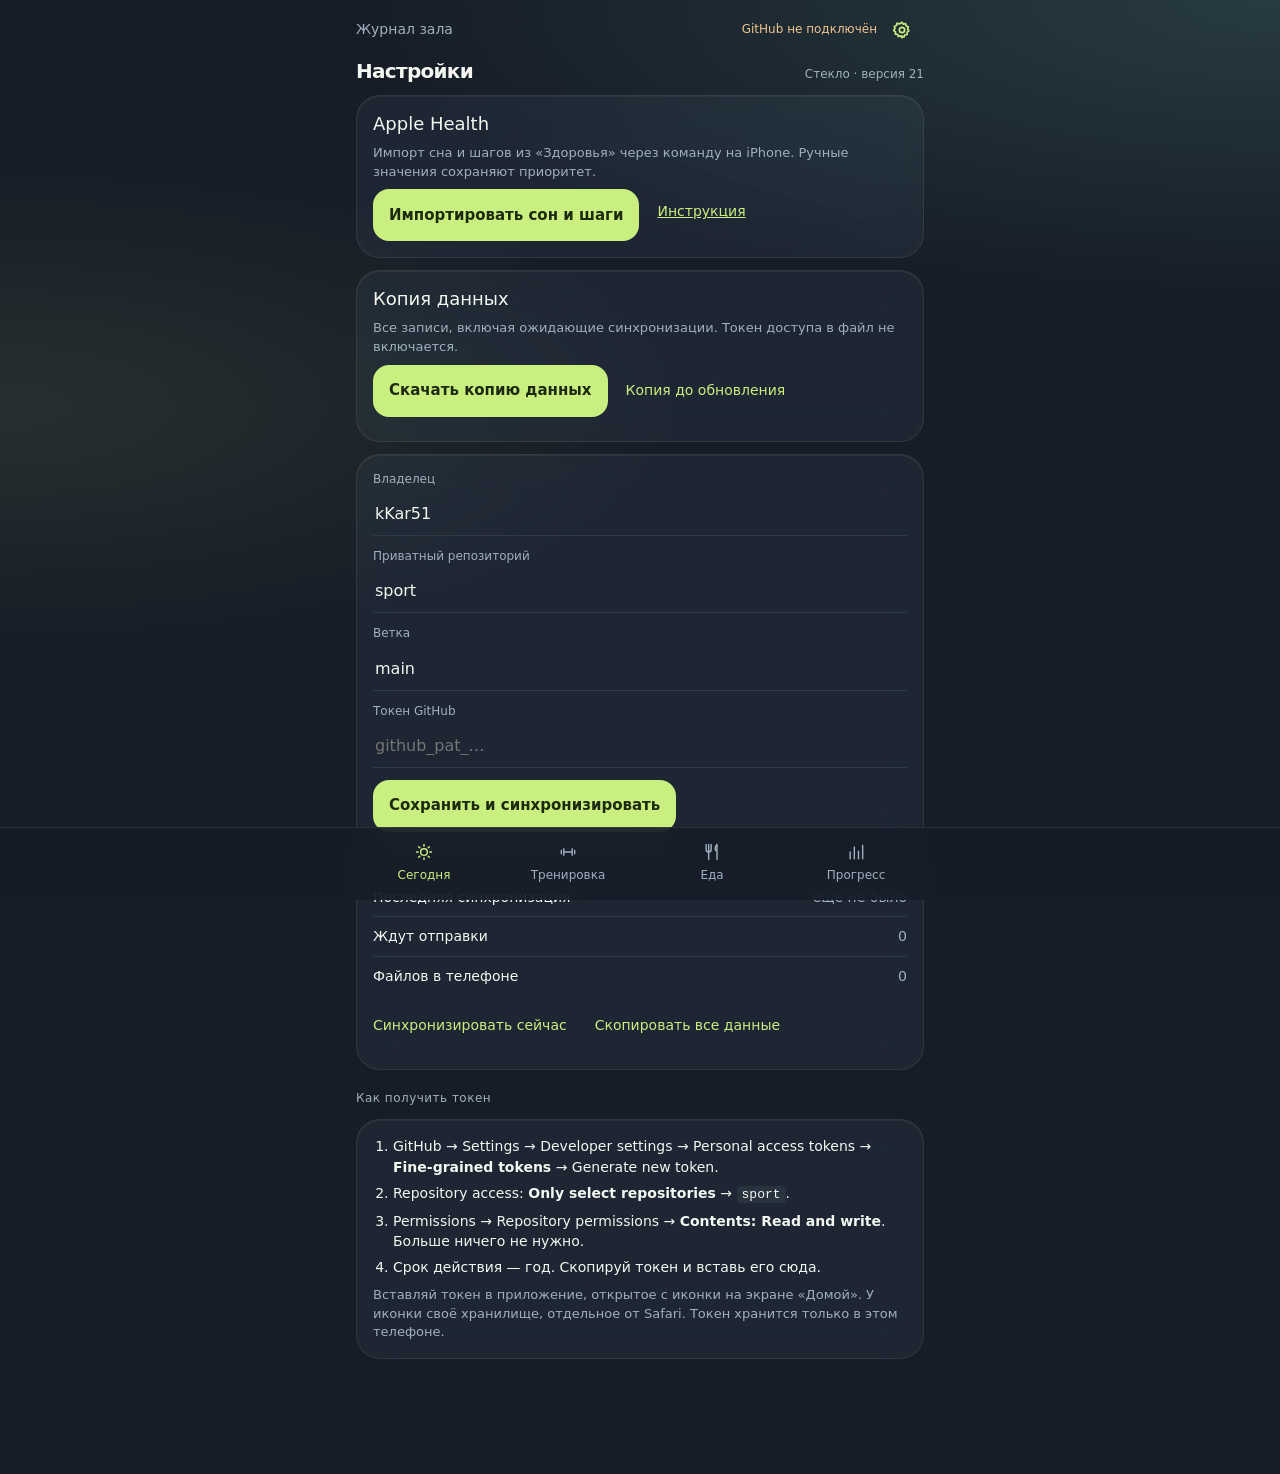
<file: index.html>
<!doctype html>
<html lang="ru">
<head>
<meta charset="utf-8">
<meta name="viewport" content="width=device-width,initial-scale=1,viewport-fit=cover">
<meta http-equiv="Content-Security-Policy" content="default-src 'self'; script-src 'self'; style-src 'self' https://fonts.googleapis.com; font-src https://fonts.gstatic.com; connect-src 'self' https://api.github.com; img-src 'self' data:; manifest-src 'self'; worker-src 'self'; base-uri 'none'; form-action 'none'; object-src 'none'">
<meta name="referrer" content="no-referrer">
<meta name="theme-color" content="#19212c">
<meta name="apple-mobile-web-app-capable" content="yes">
<meta name="mobile-web-app-capable" content="yes">
<meta name="apple-mobile-web-app-status-bar-style" content="black-translucent">
<meta name="apple-mobile-web-app-title" content="Журнал">
<link rel="apple-touch-icon" href="icons/icon-180.png">
<link rel="icon" type="image/png" href="icons/icon-192.png">
<link rel="manifest" href="manifest.webmanifest">
<title>Журнал зала</title>
<link rel="stylesheet" href="app.css?v=21">
<link rel="stylesheet" href="progress.css?v=21">
<link rel="stylesheet" href="reviews.css?v=21">
<link rel="stylesheet" href="glass.css?v=21">
</head>
<body>
<header class="top">
  <div class="top-in">
    <div class="top-row">
      <div class="grow">
        <h1 class="cycle-title" id="cycle-title">Журнал зала</h1>
        <p class="cycle-sub" id="cycle-sub"></p>
      </div>
      <div class="top-side">
        <span class="status" id="status" role="status" aria-live="polite"></span>
        <button class="gear" id="gear" type="button" aria-label="Настройки">
          <svg viewBox="0 0 24 24" width="20" height="20" aria-hidden="true"><circle cx="12" cy="12" r="3.2" fill="none" stroke="currentColor" stroke-width="2"/><path fill="none" stroke="currentColor" stroke-width="2" stroke-linejoin="round" d="M12 2.8l1.6 2.3 2.7-.7.7 2.7 2.6 1-.9 2.6 1.6 2.3-2.3 1.6.3 2.8-2.8.3-1 2.6-2.6-1L12 21.2l-1.6-2.3-2.6 1-1-2.6-2.8-.3.3-2.8-2.3-1.6 1.6-2.3-.9-2.6 2.6-1 .7-2.7 2.7.7z"/></svg>
        </button>
      </div>
    </div>
    <div class="strip" id="strip" aria-hidden="true"></div>
  </div>
</header>

<main class="wrap" id="view"><div class="empty"><b>Загружаю журнал</b>Секунду.</div></main>

<nav class="tabs" aria-label="Разделы">
  <div class="tabs-in" id="tabs" role="tablist">
    <button type="button" role="tab" data-tab="overview" aria-selected="true"><svg viewBox="0 0 24 24" width="20" height="20" fill="none" stroke="currentColor" stroke-width="1.7" stroke-linecap="round" stroke-linejoin="round" aria-hidden="true"><circle cx="12" cy="12" r="4"/><path d="M12 3v2m0 14v2M3 12h2m14 0h2M5.6 5.6l1.4 1.4m10 10 1.4 1.4M5.6 18.4 7 17M17 7l1.4-1.4"/></svg><span>Сегодня</span></button>
    <button type="button" role="tab" data-tab="today" aria-selected="false"><svg viewBox="0 0 24 24" width="20" height="20" fill="none" stroke="currentColor" stroke-width="1.7" stroke-linecap="round" stroke-linejoin="round" aria-hidden="true"><path d="M7 8v8m10-8v8M4 10v4m16-4v4M7 12h10"/></svg><span>Тренировка</span></button>
    <button type="button" role="tab" data-tab="food" aria-selected="false"><svg viewBox="0 0 24 24" width="20" height="20" fill="none" stroke="currentColor" stroke-width="1.7" stroke-linecap="round" stroke-linejoin="round" aria-hidden="true"><path d="M5 3v6a3 3 0 0 0 6 0V3M8 3v18M18 3v18m0-18c-3 3-3 7 0 8"/></svg><span>Еда</span></button>
    <button type="button" role="tab" data-tab="stats" aria-selected="false"><svg viewBox="0 0 24 24" width="20" height="20" fill="none" stroke="currentColor" stroke-width="1.7" stroke-linecap="round" stroke-linejoin="round" aria-hidden="true"><path d="M5 20V12m5 8V6m5 14v-9m5 9V4"/></svg><span>Прогресс</span></button>
  </div>
</nav>
<noscript><p class="wrap">Для журнала нужен включённый JavaScript.</p></noscript>
<script src="health.js?v=21"></script>
<script src="progress.js?v=21"></script>
<script src="progress-view.js?v=21"></script>
<script src="muscles.js?v=21"></script>
<script src="stats.js?v=21"></script>
<script src="reviews.js?v=21"></script>
<script src="app.js?v=21"></script>
</body>
</html>
</file>
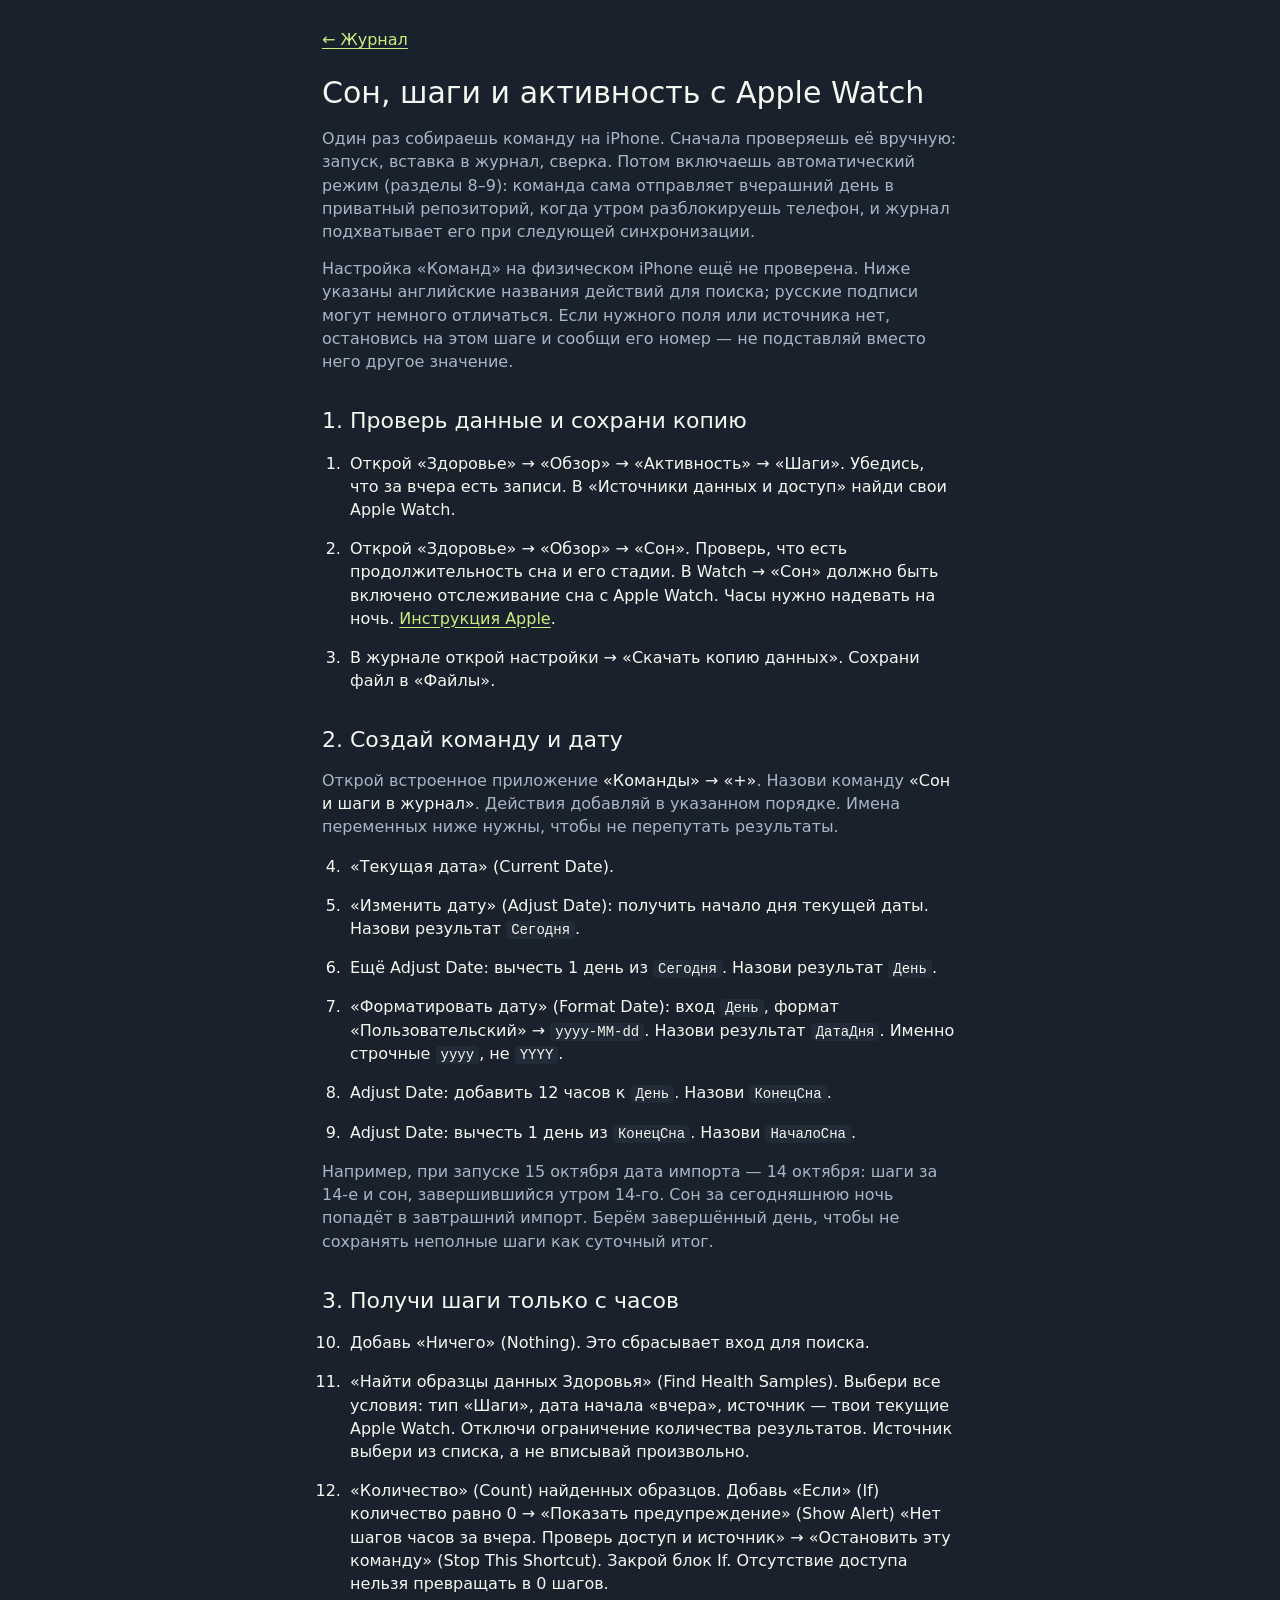
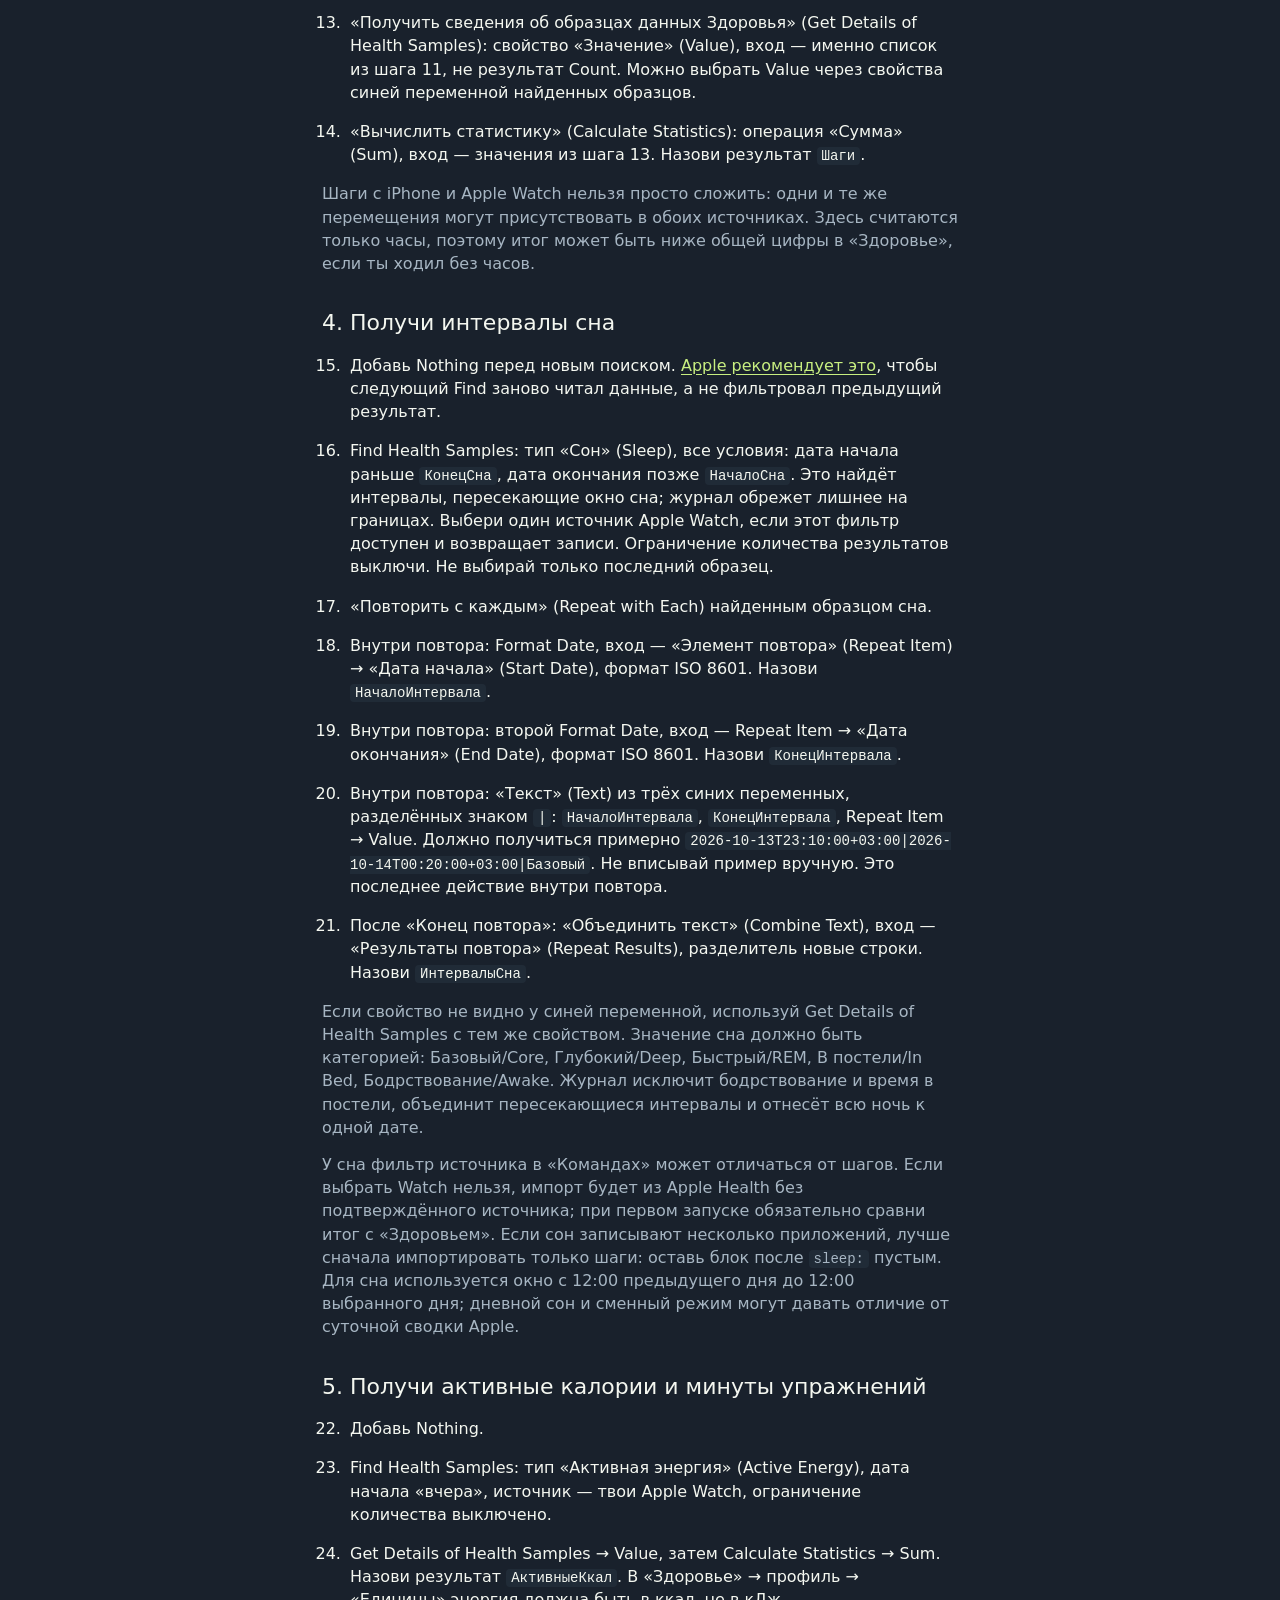
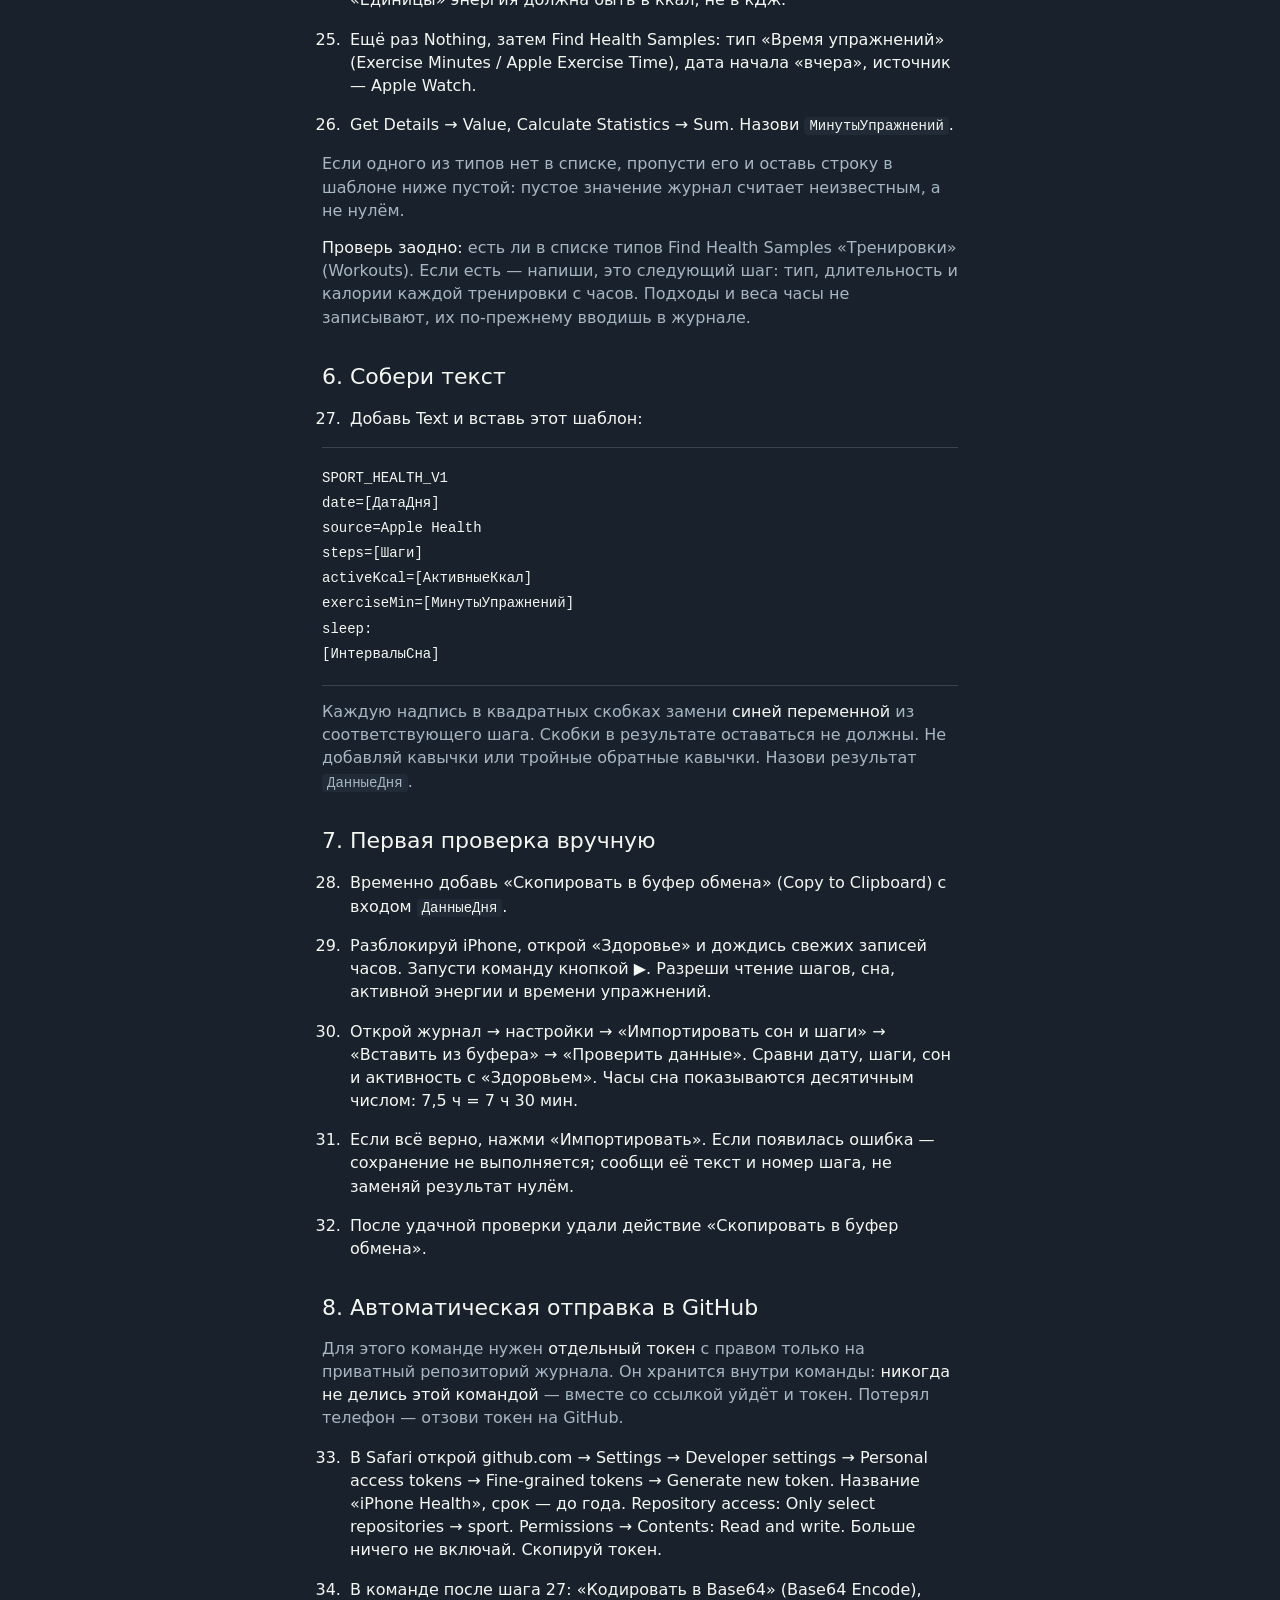
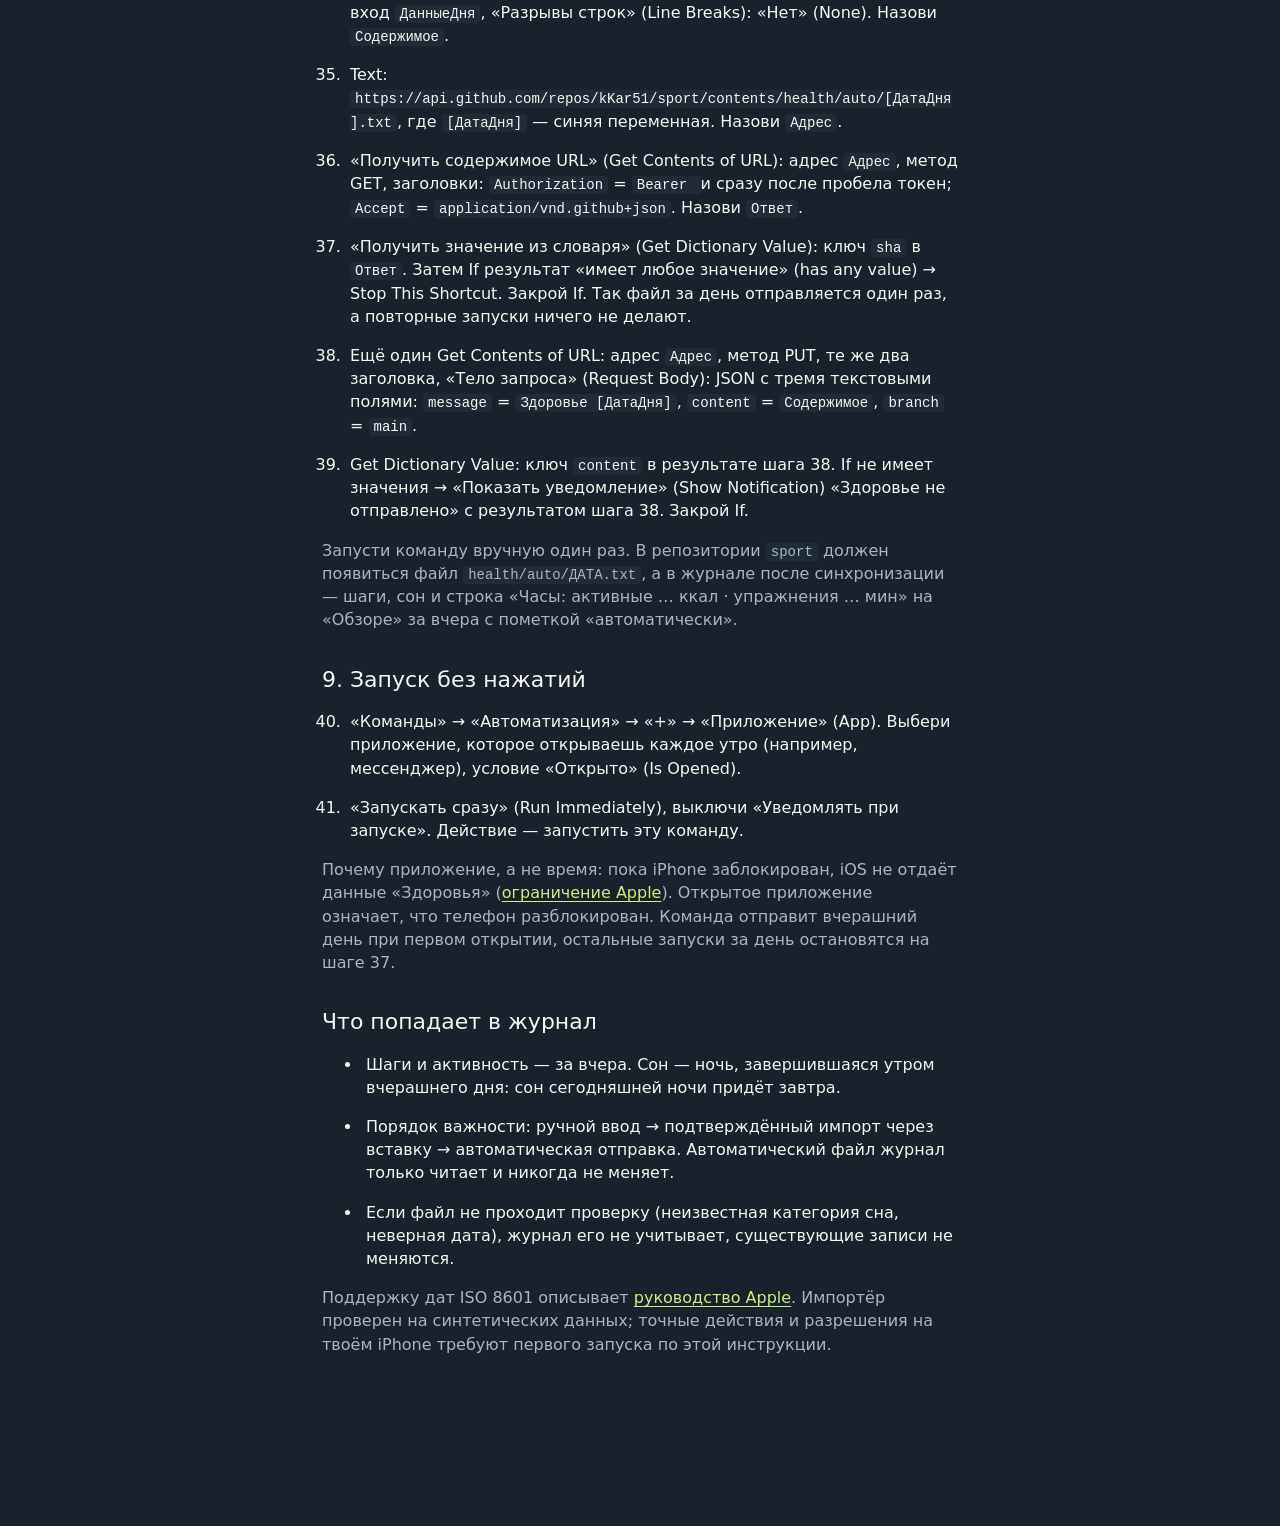
<file: health-setup.html>
<!doctype html>
<html lang="ru">
<head>
<meta charset="utf-8">
<meta name="viewport" content="width=device-width,initial-scale=1,viewport-fit=cover">
<meta name="theme-color" content="#19212c">
<meta name="referrer" content="no-referrer">
<meta http-equiv="Content-Security-Policy" content="default-src 'self'; script-src 'none'; style-src 'self'; img-src 'self'; base-uri 'none'; form-action 'none'">
<title>Apple Watch · настройка команды</title>
<link rel="stylesheet" href="app.css?v=8">
<link rel="stylesheet" href="health-setup.css?v=8">
</head>
<body>
<main class="setup-guide">
<a href="./">← Журнал</a>
<h1>Сон, шаги и активность с Apple Watch</h1>
<p>Один раз собираешь команду на iPhone. Сначала проверяешь её вручную: запуск, вставка в журнал, сверка. Потом включаешь автоматический режим (разделы 8–9): команда сама отправляет вчерашний день в приватный репозиторий, когда утром разблокируешь телефон, и журнал подхватывает его при следующей синхронизации.</p>
<p>Настройка «Команд» на физическом iPhone ещё не проверена. Ниже указаны английские названия действий для поиска; русские подписи могут немного отличаться. Если нужного поля или источника нет, остановись на этом шаге и сообщи его номер — не подставляй вместо него другое значение.</p>

<h2>1. Проверь данные и сохрани копию</h2>
<ol>
<li>Открой <b>«Здоровье» → «Обзор» → «Активность» → «Шаги»</b>. Убедись, что за вчера есть записи. В «Источники данных и доступ» найди свои Apple Watch.</li>
<li>Открой <b>«Здоровье» → «Обзор» → «Сон»</b>. Проверь, что есть продолжительность сна и его стадии. В <b>Watch → «Сон»</b> должно быть включено отслеживание сна с Apple Watch. Часы нужно надевать на ночь. <a href="https://support.apple.com/108906" target="_blank" rel="noopener noreferrer">Инструкция Apple</a>.</li>
<li>В журнале открой <b>настройки → «Скачать копию данных»</b>. Сохрани файл в «Файлы».</li>
</ol>

<h2>2. Создай команду и дату</h2>
<p>Открой встроенное приложение <b>«Команды» → «+»</b>. Назови команду <b>«Сон и шаги в журнал»</b>. Действия добавляй в указанном порядке. Имена переменных ниже нужны, чтобы не перепутать результаты.</p>
<ol start="4">
<li><b>«Текущая дата» (Current Date)</b>.</li>
<li><b>«Изменить дату» (Adjust Date)</b>: получить <b>начало дня</b> текущей даты. Назови результат <code>Сегодня</code>.</li>
<li>Ещё <b>Adjust Date</b>: вычесть <b>1 день</b> из <code>Сегодня</code>. Назови результат <code>День</code>.</li>
<li><b>«Форматировать дату» (Format Date)</b>: вход <code>День</code>, формат <b>«Пользовательский» → <code>yyyy-MM-dd</code></b>. Назови результат <code>ДатаДня</code>. Именно строчные <code>yyyy</code>, не <code>YYYY</code>.</li>
<li><b>Adjust Date</b>: добавить <b>12 часов</b> к <code>День</code>. Назови <code>КонецСна</code>.</li>
<li><b>Adjust Date</b>: вычесть <b>1 день</b> из <code>КонецСна</code>. Назови <code>НачалоСна</code>.</li>
</ol>
<p>Например, при запуске 15 октября дата импорта — 14 октября: шаги за 14-е и сон, завершившийся утром 14-го. Сон за сегодняшнюю ночь попадёт в завтрашний импорт. Берём завершённый день, чтобы не сохранять неполные шаги как суточный итог.</p>

<h2>3. Получи шаги только с часов</h2>
<ol start="10">
<li>Добавь <b>«Ничего» (Nothing)</b>. Это сбрасывает вход для поиска.</li>
<li><b>«Найти образцы данных Здоровья» (Find Health Samples)</b>. Выбери <b>все</b> условия: тип <b>«Шаги»</b>, дата начала <b>«вчера»</b>, источник — <b>твои текущие Apple Watch</b>. Отключи ограничение количества результатов. Источник выбери из списка, а не вписывай произвольно.</li>
<li><b>«Количество» (Count)</b> найденных образцов. Добавь <b>«Если» (If)</b> количество равно 0 → <b>«Показать предупреждение» (Show Alert)</b> «Нет шагов часов за вчера. Проверь доступ и источник» → <b>«Остановить эту команду» (Stop This Shortcut)</b>. Закрой блок If. Отсутствие доступа нельзя превращать в 0 шагов.</li>
<li><b>«Получить сведения об образцах данных Здоровья» (Get Details of Health Samples)</b>: свойство <b>«Значение» (Value)</b>, вход — именно список из шага 11, не результат Count. Можно выбрать Value через свойства синей переменной найденных образцов.</li>
<li><b>«Вычислить статистику» (Calculate Statistics)</b>: операция <b>«Сумма» (Sum)</b>, вход — значения из шага 13. Назови результат <code>Шаги</code>.</li>
</ol>
<p>Шаги с iPhone и Apple Watch нельзя просто сложить: одни и те же перемещения могут присутствовать в обоих источниках. Здесь считаются только часы, поэтому итог может быть ниже общей цифры в «Здоровье», если ты ходил без часов.</p>

<h2>4. Получи интервалы сна</h2>
<ol start="15">
<li>Добавь <b>Nothing</b> перед новым поиском. <a href="https://support.apple.com/guide/shortcuts/add-filter-parameters-apdbdab3433f/ios" target="_blank" rel="noopener noreferrer">Apple рекомендует это</a>, чтобы следующий Find заново читал данные, а не фильтровал предыдущий результат.</li>
<li><b>Find Health Samples</b>: тип <b>«Сон» (Sleep)</b>, <b>все</b> условия: дата начала раньше <code>КонецСна</code>, дата окончания позже <code>НачалоСна</code>. Это найдёт интервалы, пересекающие окно сна; журнал обрежет лишнее на границах. Выбери один источник Apple Watch, <b>если этот фильтр доступен и возвращает записи</b>. Ограничение количества результатов выключи. Не выбирай только последний образец.</li>
<li><b>«Повторить с каждым» (Repeat with Each)</b> найденным образцом сна.</li>
<li>Внутри повтора: <b>Format Date</b>, вход — <b>«Элемент повтора» (Repeat Item) → «Дата начала» (Start Date)</b>, формат <b>ISO 8601</b>. Назови <code>НачалоИнтервала</code>.</li>
<li>Внутри повтора: второй <b>Format Date</b>, вход — <b>Repeat Item → «Дата окончания» (End Date)</b>, формат <b>ISO 8601</b>. Назови <code>КонецИнтервала</code>.</li>
<li>Внутри повтора: <b>«Текст» (Text)</b> из трёх синих переменных, разделённых знаком <code>|</code>: <code>НачалоИнтервала</code>, <code>КонецИнтервала</code>, <b>Repeat Item → Value</b>. Должно получиться примерно <code>2026-10-13T23:10:00+03:00|2026-10-14T00:20:00+03:00|Базовый</code>. Не вписывай пример вручную. Это последнее действие внутри повтора.</li>
<li>После «Конец повтора»: <b>«Объединить текст» (Combine Text)</b>, вход — <b>«Результаты повтора» (Repeat Results)</b>, разделитель <b>новые строки</b>. Назови <code>ИнтервалыСна</code>.</li>
</ol>
<p>Если свойство не видно у синей переменной, используй Get Details of Health Samples с тем же свойством. Значение сна должно быть категорией: Базовый/Core, Глубокий/Deep, Быстрый/REM, В постели/In Bed, Бодрствование/Awake. Журнал исключит бодрствование и время в постели, объединит пересекающиеся интервалы и отнесёт всю ночь к одной дате.</p>
<p>У сна фильтр источника в «Командах» может отличаться от шагов. Если выбрать Watch нельзя, импорт будет из Apple Health без подтверждённого источника; при первом запуске обязательно сравни итог с «Здоровьем». Если сон записывают несколько приложений, лучше сначала импортировать только шаги: оставь блок после <code>sleep:</code> пустым. Для сна используется окно с 12:00 предыдущего дня до 12:00 выбранного дня; дневной сон и сменный режим могут давать отличие от суточной сводки Apple.</p>

<h2>5. Получи активные калории и минуты упражнений</h2>
<ol start="22">
<li>Добавь <b>Nothing</b>.</li>
<li><b>Find Health Samples</b>: тип <b>«Активная энергия» (Active Energy)</b>, дата начала <b>«вчера»</b>, источник — твои Apple Watch, ограничение количества выключено.</li>
<li><b>Get Details of Health Samples → Value</b>, затем <b>Calculate Statistics → Sum</b>. Назови результат <code>АктивныеКкал</code>. В «Здоровье» → профиль → «Единицы» энергия должна быть в <b>ккал</b>, не в кДж.</li>
<li>Ещё раз <b>Nothing</b>, затем <b>Find Health Samples</b>: тип <b>«Время упражнений» (Exercise Minutes / Apple Exercise Time)</b>, дата начала <b>«вчера»</b>, источник — Apple Watch.</li>
<li><b>Get Details → Value</b>, <b>Calculate Statistics → Sum</b>. Назови <code>МинутыУпражнений</code>.</li>
</ol>
<p>Если одного из типов нет в списке, пропусти его и оставь строку в шаблоне ниже пустой: пустое значение журнал считает неизвестным, а не нулём.</p>
<p><b>Проверь заодно:</b> есть ли в списке типов Find Health Samples «Тренировки» (Workouts). Если есть — напиши, это следующий шаг: тип, длительность и калории каждой тренировки с часов. Подходы и веса часы не записывают, их по-прежнему вводишь в журнале.</p>

<h2>6. Собери текст</h2>
<ol start="27">
<li>Добавь <b>Text</b> и вставь этот шаблон:</li>
</ol>
<pre>SPORT_HEALTH_V1
date=[ДатаДня]
source=Apple Health
steps=[Шаги]
activeKcal=[АктивныеКкал]
exerciseMin=[МинутыУпражнений]
sleep:
[ИнтервалыСна]</pre>
<p>Каждую надпись в квадратных скобках замени <b>синей переменной</b> из соответствующего шага. Скобки в результате оставаться не должны. Не добавляй кавычки или тройные обратные кавычки. Назови результат <code>ДанныеДня</code>.</p>

<h2>7. Первая проверка вручную</h2>
<ol start="28">
<li>Временно добавь <b>«Скопировать в буфер обмена» (Copy to Clipboard)</b> с входом <code>ДанныеДня</code>.</li>
<li>Разблокируй iPhone, открой «Здоровье» и дождись свежих записей часов. Запусти команду кнопкой ▶. Разреши чтение шагов, сна, активной энергии и времени упражнений.</li>
<li>Открой журнал → <b>настройки → «Импортировать сон и шаги»</b> → <b>«Вставить из буфера»</b> → <b>«Проверить данные»</b>. Сравни дату, шаги, сон и активность с «Здоровьем». Часы сна показываются десятичным числом: <b>7,5 ч = 7 ч 30 мин</b>.</li>
<li>Если всё верно, нажми <b>«Импортировать»</b>. Если появилась ошибка — сохранение не выполняется; сообщи её текст и номер шага, не заменяй результат нулём.</li>
<li>После удачной проверки удали действие «Скопировать в буфер обмена».</li>
</ol>

<h2>8. Автоматическая отправка в GitHub</h2>
<p>Для этого команде нужен <b>отдельный токен</b> с правом только на приватный репозиторий журнала. Он хранится внутри команды: <b>никогда не делись этой командой</b> — вместе со ссылкой уйдёт и токен. Потерял телефон — отзови токен на GitHub.</p>
<ol start="33">
<li>В Safari открой github.com → <b>Settings → Developer settings → Personal access tokens → Fine-grained tokens → Generate new token</b>. Название «iPhone Health», срок — до года. <b>Repository access: Only select repositories → sport</b>. <b>Permissions → Contents: Read and write</b>. Больше ничего не включай. Скопируй токен.</li>
<li>В команде после шага 27: <b>«Кодировать в Base64» (Base64 Encode)</b>, вход <code>ДанныеДня</code>, <b>«Разрывы строк» (Line Breaks): «Нет» (None)</b>. Назови <code>Содержимое</code>.</li>
<li><b>Text</b>: <code>https://api.github.com/repos/kKar51/sport/contents/health/auto/[ДатаДня].txt</code>, где <code>[ДатаДня]</code> — синяя переменная. Назови <code>Адрес</code>.</li>
<li><b>«Получить содержимое URL» (Get Contents of URL)</b>: адрес <code>Адрес</code>, метод <b>GET</b>, заголовки: <code>Authorization</code> = <code>Bearer </code> и сразу после пробела токен; <code>Accept</code> = <code>application/vnd.github+json</code>. Назови <code>Ответ</code>.</li>
<li><b>«Получить значение из словаря» (Get Dictionary Value)</b>: ключ <code>sha</code> в <code>Ответ</code>. Затем <b>If</b> результат <b>«имеет любое значение» (has any value)</b> → <b>Stop This Shortcut</b>. Закрой If. Так файл за день отправляется один раз, а повторные запуски ничего не делают.</li>
<li>Ещё один <b>Get Contents of URL</b>: адрес <code>Адрес</code>, метод <b>PUT</b>, те же два заголовка, <b>«Тело запроса» (Request Body): JSON</b> с тремя текстовыми полями: <code>message</code> = <code>Здоровье [ДатаДня]</code>, <code>content</code> = <code>Содержимое</code>, <code>branch</code> = <code>main</code>.</li>
<li><b>Get Dictionary Value</b>: ключ <code>content</code> в результате шага 38. <b>If</b> не имеет значения → <b>«Показать уведомление» (Show Notification)</b> «Здоровье не отправлено» с результатом шага 38. Закрой If.</li>
</ol>
<p>Запусти команду вручную один раз. В репозитории <code>sport</code> должен появиться файл <code>health/auto/ДАТА.txt</code>, а в журнале после синхронизации — шаги, сон и строка «Часы: активные … ккал · упражнения … мин» на «Обзоре» за вчера с пометкой «автоматически».</p>

<h2>9. Запуск без нажатий</h2>
<ol start="40">
<li>«Команды» → <b>«Автоматизация» → «+» → «Приложение» (App)</b>. Выбери приложение, которое открываешь каждое утро (например, мессенджер), условие <b>«Открыто» (Is Opened)</b>.</li>
<li><b>«Запускать сразу» (Run Immediately)</b>, выключи «Уведомлять при запуске». Действие — запустить эту команду.</li>
</ol>
<p>Почему приложение, а не время: пока iPhone заблокирован, iOS не отдаёт данные «Здоровья» (<a href="https://developer.apple.com/documentation/healthkit/protecting-user-privacy" target="_blank" rel="noopener noreferrer">ограничение Apple</a>). Открытое приложение означает, что телефон разблокирован. Команда отправит вчерашний день при первом открытии, остальные запуски за день остановятся на шаге 37.</p>

<h2>Что попадает в журнал</h2>
<ul>
<li><b>Шаги и активность</b> — за вчера. <b>Сон</b> — ночь, завершившаяся утром вчерашнего дня: сон сегодняшней ночи придёт завтра.</li>
<li>Порядок важности: ручной ввод → подтверждённый импорт через вставку → автоматическая отправка. Автоматический файл журнал только читает и никогда не меняет.</li>
<li>Если файл не проходит проверку (неизвестная категория сна, неверная дата), журнал его не учитывает, существующие записи не меняются.</li>
</ul>
<p>Поддержку дат ISO 8601 описывает <a href="https://support.apple.com/guide/shortcuts/technical-standards-apdfd459e13d/ios" target="_blank" rel="noopener noreferrer">руководство Apple</a>. Импортёр проверен на синтетических данных; точные действия и разрешения на твоём iPhone требуют первого запуска по этой инструкции.</p>
</main>
</body>
</html>
</file>
<file: app.css>
:root{
  /* Layout: one-column logbook; sticky header with the 8-week cycle strip; tab bar pinned to the bottom */
  --bg:#edf0f3; --surface:#ffffff; --surface-2:#f4f6f9; --ink:#131920; --muted:#596472; --line:#d5dbe2;
  --accent:#1f55c8; --accent-soft:#e2eafb; --on-accent:#ffffff;
  --good:#1b7a44; --good-soft:#e0f2e6; --warn:#94600f; --warn-soft:#faefd9; --bad:#b3362b;
  --seg-intro:#9fb5e8; --seg-main:#1f55c8; --seg-deload:#e0ad4f; --seg-off:#d5dbe2;
  --display:"Fira Sans Extra Condensed","Arial Narrow",system-ui,sans-serif;
  --body:"Golos Text",system-ui,-apple-system,"Segoe UI",Roboto,sans-serif;
  --radius:10px;
  color-scheme:light;
}
@media (prefers-color-scheme: dark){
  :root{
    --bg:#0e1217; --surface:#161b22; --surface-2:#1d232c; --ink:#e6ebf1; --muted:#909bab; --line:#2a323d;
    --accent:#7ea4ff; --accent-soft:#1b2741; --on-accent:#0b1020;
    --good:#58c78b; --good-soft:#14281c; --warn:#e5b45a; --warn-soft:#2b2313; --bad:#ff7d70;
    --seg-intro:#3a4f7d; --seg-main:#7ea4ff; --seg-deload:#b88a35; --seg-off:#2a323d;
    color-scheme:dark;
  }
}
*{box-sizing:border-box}
/* Keep scrolling and pinch zoom, without accidental double-tap zoom on iPhone. */
html{-webkit-text-size-adjust:100%;touch-action:manipulation}
body,button,input,textarea,select,summary{touch-action:manipulation}
body{margin:0;background:var(--bg);color:var(--ink);font-family:var(--body);font-size:15px;line-height:1.45;padding-bottom:calc(72px + env(safe-area-inset-bottom,0px));-webkit-tap-highlight-color:transparent}
h1,h2,h3,p{margin:0}
h2,h3{text-wrap:balance}
button{font:inherit;color:inherit;cursor:pointer}
button:disabled{cursor:default;opacity:.55}
input,textarea,select{font:inherit;font-size:16px;color:var(--ink)}
:focus-visible{outline:2px solid var(--accent);outline-offset:2px}
[hidden]{display:none!important}

.grow{min-width:0;flex:1}
.mt6{margin-top:6px} .mt8{margin-top:8px} .mt12{margin-top:12px}
.ink{color:var(--ink)}

.top{position:sticky;top:0;z-index:5;background:var(--bg);border-bottom:1px solid var(--line);padding-top:env(safe-area-inset-top,0px)}
.top-in{max-width:640px;margin:0 auto;padding-inline:16px;padding-block:10px;display:grid;gap:8px}
.top-row{display:flex;align-items:center;justify-content:space-between;gap:12px}
.top-side{display:flex;align-items:center;gap:8px;min-width:0;max-width:58%}
.cycle-title{font-family:var(--display);font-weight:700;font-size:23px;line-height:1.1;letter-spacing:.01em}
.cycle-sub{color:var(--muted);font-size:13px}
.status{font-size:12px;color:var(--muted);text-align:right;line-height:1.3;min-width:0}
.status.err{color:var(--bad)}
.status.warn{color:var(--warn)}
.gear{flex:none;width:40px;height:40px;border:1px solid var(--line);border-radius:var(--radius);background:var(--surface);color:var(--muted);display:grid;place-items:center}
.gear[aria-pressed="true"]{color:var(--accent);border-color:var(--accent)}
.strip{display:grid;grid-template-columns:repeat(8,minmax(0,1fr));gap:4px}
.strip span{height:8px;border-radius:2px;background:var(--seg-off)}
.strip .intro{background:var(--seg-intro)}
.strip .main{background:var(--seg-main)}
.strip .deload{background:var(--seg-deload)}
.strip .future{opacity:.35}
.strip .now{opacity:1;box-shadow:0 0 0 2px var(--bg),0 0 0 3.5px var(--ink)}

.wrap{max-width:640px;margin:0 auto;padding-inline:16px;padding-block:14px 28px;display:grid;gap:14px}
.panel{background:var(--surface);border:1px solid var(--line);border-radius:var(--radius);padding:14px}
.muted{color:var(--muted)}
.small{font-size:13px}
.sec{font-size:12px;font-weight:600;letter-spacing:.08em;text-transform:uppercase;color:var(--muted);margin-top:8px}
.sec.flush{margin:0 0 8px}
.banner{border-radius:var(--radius);padding:12px 14px;background:var(--warn-soft);color:var(--warn);font-size:14px}
.empty{padding:28px 16px;text-align:center;color:var(--muted)}
.empty b{display:block;color:var(--ink);font-family:var(--display);font-size:20px;font-weight:600;margin-bottom:4px}

.datebar{display:grid;grid-template-columns:44px minmax(0,1fr) 44px;align-items:center;gap:8px}
.icon-btn{height:44px;border:1px solid var(--line);background:var(--surface);border-radius:var(--radius);font-size:22px;line-height:1}
.datebar .d{text-align:center;min-width:0;min-height:44px;padding:4px 8px;border:1px solid transparent;border-radius:var(--radius);background:none}
.datebar .d[aria-expanded="true"]{background:var(--accent-soft);border-color:var(--accent)}
.datebar .d b{display:block;font-family:var(--display);font-weight:600;font-size:21px;line-height:1.15}
.datebar .d b::after{content:"";display:inline-block;width:7px;height:7px;margin-left:8px;vertical-align:4px;border:solid var(--accent);border-width:0 1.5px 1.5px 0;transform:rotate(45deg)}
.datebar .d[aria-expanded="true"] b::after{transform:rotate(225deg)}
.datebar .d span{font-size:12px;color:var(--muted)}
.calendar{padding:10px;display:grid;gap:8px}
.calendar-head{display:grid;grid-template-columns:44px minmax(0,1fr) 44px;align-items:center;gap:6px}
.calendar-head h2{text-align:center;font-size:16px;font-weight:600;text-transform:capitalize}
.calendar-week,.calendar-days{display:grid;grid-template-columns:repeat(7,minmax(0,1fr));gap:2px}
.calendar-week span{text-align:center;font-size:12px;color:var(--muted);padding:4px 0}
.calendar-day{min-width:0;min-height:44px;padding:4px 0;border:1px solid transparent;border-radius:8px;background:var(--surface-2);font-size:16px;font-variant-numeric:tabular-nums}
.calendar-day[aria-current="date"]{border-color:var(--accent);font-weight:600}
.calendar-day[aria-pressed="true"]{background:var(--accent);border-color:var(--accent);color:var(--on-accent);font-weight:600}
.calendar-foot{display:flex;justify-content:space-between;gap:8px}
.calendar-foot button{min-height:44px}

.field{display:grid;gap:4px;min-width:0}
.field label{font-size:11.5px;font-weight:600;letter-spacing:.06em;text-transform:uppercase;color:var(--muted)}
.big{width:100%;min-width:0;font-family:var(--display);font-weight:600;font-size:24px;line-height:1.1;font-variant-numeric:tabular-nums;padding:8px 10px;border:1px solid var(--line);border-radius:8px;background:var(--surface-2)}
.big::placeholder,.cell::placeholder{color:var(--muted);opacity:.6}
.txt{width:100%;min-width:0;font-size:16px;padding:10px;border:1px solid var(--line);border-radius:8px;background:var(--surface-2)}
.quick{display:grid;grid-template-columns:repeat(2,minmax(0,1fr));gap:12px}
.quick3{display:grid;grid-template-columns:repeat(3,minmax(0,1fr));gap:10px}
.quick3 .big{font-size:22px;padding:8px}
.run{display:grid;grid-template-columns:repeat(3,minmax(0,1fr));gap:10px}
.form{display:grid;gap:12px}
.row{display:flex;flex-wrap:wrap;gap:8px;align-items:center}
textarea{width:100%;min-width:0;padding:10px;border:1px solid var(--line);border-radius:8px;background:var(--surface);font-size:16px;resize:vertical}

.chips{display:flex;flex-wrap:wrap;gap:6px}
.chip{border:1px solid var(--line);background:var(--surface);border-radius:999px;padding:7px 13px;font-size:14px;font-weight:500}
.chip small{color:var(--muted);font-weight:400}
.chip[aria-pressed="true"]{background:var(--ink);border-color:var(--ink);color:var(--bg)}
.chip[aria-pressed="true"] small{color:var(--bg);opacity:.75}
.phase-hint{font-size:13.5px;color:var(--muted)}
.phase-hint b{color:var(--ink);font-weight:600}

.ses-head{display:flex;align-items:baseline;justify-content:space-between;gap:12px;flex-wrap:wrap}
.ses-head h2{font-family:var(--display);font-weight:700;font-size:26px;line-height:1.1}
.ses-head span{color:var(--muted);font-size:13.5px}
.exlist{list-style:none;margin:0;padding:0;background:var(--surface);border:1px solid var(--line);border-radius:var(--radius)}
.ex{padding:14px;display:grid;gap:8px}
.ex + .ex{border-top:1px solid var(--line)}
.ex-top{display:grid;grid-template-columns:30px minmax(0,1fr);gap:8px;align-items:start}
.ex-n{font-family:var(--display);font-weight:700;font-size:22px;line-height:1.05;color:var(--accent);font-variant-numeric:tabular-nums}
.ex-name h3{font-size:16px;font-weight:600;line-height:1.3}
.target{font-size:13px;color:var(--muted);font-variant-numeric:tabular-nums}
.tag{font-size:11px;font-weight:600;letter-spacing:.06em;text-transform:uppercase;color:var(--accent);margin-top:2px}
.last{font-size:12.5px;color:var(--muted);font-variant-numeric:tabular-nums}
.hint{font-size:13px;padding:6px 10px;border-radius:8px;background:var(--surface-2);color:var(--ink);justify-self:start}
.hint.up{background:var(--good-soft);color:var(--good);font-weight:500}
.hint.hold{background:var(--warn-soft);color:var(--warn)}
.sets{display:grid;gap:6px}
.set{display:grid;grid-template-columns:22px minmax(0,1fr) auto minmax(0,1fr) auto;align-items:center;gap:6px}
.set.nw{grid-template-columns:22px minmax(0,1fr) auto}
.set-n{font-size:12px;color:var(--muted);text-align:center;font-variant-numeric:tabular-nums}
.cell{width:100%;min-width:0;font-family:var(--display);font-weight:600;font-size:21px;font-variant-numeric:tabular-nums;text-align:center;padding:7px 6px;border:1px solid var(--line);border-radius:8px;background:var(--surface-2)}
.unit{font-size:12.5px;color:var(--muted);white-space:nowrap}
.ex-foot{display:flex;align-items:center;justify-content:space-between;gap:10px;flex-wrap:wrap}
.btn{border:0;background:var(--accent);color:var(--on-accent);padding:10px 16px;border-radius:8px;font-size:15px;font-weight:600}
.btn-ghost{border:1px dashed var(--line);background:none;color:var(--accent);padding:6px 12px;border-radius:8px;font-size:14px;font-weight:500}
.alt{font-size:12.5px;color:var(--muted)}
.tag.swapped{color:var(--warn)}
.swaps{margin-top:2px}
.extra{list-style:none;margin:8px 0 0;padding:0;display:grid}
.extra li{display:flex;align-items:center;justify-content:space-between;gap:10px;padding:8px 0;border-bottom:1px solid var(--line);font-size:14px}
.extra li:last-child{border-bottom:0}
.x-text{min-width:0;overflow-wrap:anywhere}
.x-text small{display:block;font-size:12px;color:var(--muted)}
.x-del{flex:none;width:34px;height:34px;border:1px solid var(--line);border-radius:8px;background:var(--surface-2);color:var(--muted);font-size:18px;line-height:1}

.tiles{display:grid;grid-template-columns:repeat(2,minmax(0,1fr));gap:8px}
@media (min-width:600px){ .tiles{grid-template-columns:repeat(4,minmax(0,1fr))} }
.cue{font-size:12.5px;line-height:1.4;color:var(--muted);border-left:2px solid var(--line);padding-left:8px}
.after{font-size:13.5px;color:var(--muted)}
.after b{color:var(--ink)}
.tile{background:var(--surface);border:1px solid var(--line);border-radius:var(--radius);padding:10px 12px;min-width:0}
.tile span{display:block;font-size:11.5px;letter-spacing:.04em;color:var(--muted)}
.tile b{display:block;font-family:var(--display);font-weight:700;font-size:26px;line-height:1.15;font-variant-numeric:tabular-nums}
.tile .good{color:var(--good)} .tile .bad{color:var(--bad)}
.chart{width:100%;height:auto;display:block}
.ch-grid{stroke:var(--line);stroke-width:1}
.ch-lbl{fill:var(--muted);font-size:11px;font-family:var(--body)}
.ch-dot{fill:var(--muted);opacity:.55}
.ch-avg{stroke:var(--accent);stroke-width:2.5;fill:none}
.ch-end{fill:var(--accent)}
.ch-endlbl{fill:var(--ink);font-size:12px;font-weight:600;font-family:var(--body)}
.legend{display:flex;gap:14px;flex-wrap:wrap;font-size:12px;color:var(--muted)}
.legend i{display:inline-block;width:14px;height:3px;background:var(--accent);vertical-align:middle;margin-right:5px;border-radius:2px}
.legend i.dot{width:7px;height:7px;border-radius:50%;background:var(--muted);opacity:.55}

.tbl{overflow-x:auto}
table{width:100%;border-collapse:collapse;font-variant-numeric:tabular-nums}
th,td{text-align:left;padding:8px 6px;border-bottom:1px solid var(--line);font-size:14px;vertical-align:top}
th{font-size:11.5px;color:var(--muted);font-weight:600;text-transform:uppercase;letter-spacing:.05em}
tr:last-child td{border-bottom:0}
td .sub{display:block;font-size:12px;color:var(--muted)}
.good-t{color:var(--good)} .bad-t{color:var(--bad)}
select{width:100%;padding:10px;border:1px solid var(--line);border-radius:8px;background:var(--surface);font-size:16px}
.list{list-style:none;margin:0;padding:0}
.list li{display:flex;justify-content:space-between;gap:12px;padding:9px 0;border-bottom:1px solid var(--line);font-size:14px}
.list li:last-child{border-bottom:0}
.list li span:last-child{color:var(--muted);text-align:right}

.phases{display:grid;grid-template-columns:2fr 5fr 1fr;gap:4px}
.phases div{border-radius:6px;padding:8px;font-size:12.5px;min-width:0}
.phases .intro{background:var(--accent-soft)}
.phases .main{background:var(--accent);color:var(--on-accent)}
.phases .deload{background:var(--warn-soft);color:var(--warn)}
.phases b{display:block;font-family:var(--display);font-size:16px;font-weight:600}
.rules{margin:0;padding-left:20px;display:grid;gap:6px;font-size:14px}
code{font-size:13px;background:var(--surface-2);padding:1px 5px;border-radius:4px;overflow-wrap:anywhere}

.tabs{position:fixed;left:0;right:0;bottom:0;z-index:6;background:var(--surface);border-top:1px solid var(--line);padding-bottom:env(safe-area-inset-bottom,0px)}
.tabs-in{max-width:640px;margin:0 auto;display:grid;grid-template-columns:repeat(5,minmax(0,1fr))}
.tabs button{border:0;background:none;color:var(--muted);font-size:13px;font-weight:600;padding:16px 2px;min-height:54px}

/* food */
.nut-sum{display:grid;gap:10px}
.meter{display:grid;gap:5px}
.meter-top{display:flex;align-items:baseline;gap:6px;font-size:13px}
.meter-top span:first-child{flex:1;color:var(--muted)}
.meter-top b{font-family:var(--display);font-size:20px;font-weight:700;font-variant-numeric:tabular-nums}
.meter-track{height:8px;border-radius:4px;background:var(--surface-2);border:1px solid var(--line);overflow:hidden}
.meter-track i{display:block;height:100%;width:0;background:var(--accent);border-radius:4px}
.meter-track i.over{background:var(--warn)}
.meals{list-style:none;margin:0;padding:0;background:var(--surface);border:1px solid var(--line);border-radius:var(--radius)}
.meal{padding:14px;display:grid;gap:8px}
.meal + .meal{border-top:1px solid var(--line)}
.meal h3,.panel h3{font-family:var(--display);font-size:21px;font-weight:700;line-height:1.1}
.opts{display:grid;gap:6px}
.opt{display:grid;gap:2px;text-align:left;border:1px solid var(--line);background:var(--surface-2);border-radius:8px;padding:9px 11px;font-size:14px;line-height:1.35}
.opt small{color:var(--muted);font-size:12px;font-variant-numeric:tabular-nums}
.opt[aria-pressed="true"]{border-color:var(--good);background:var(--good-soft)}
.opt[aria-pressed="true"] small{color:var(--good)}
.other{display:grid;gap:8px;padding-top:2px}
.two{display:grid;grid-template-columns:repeat(2,minmax(0,1fr));gap:8px}
.supps{list-style:none;margin:8px 0 0;padding:0;display:grid}
.supps li{padding:8px 0;border-bottom:1px solid var(--line)}
.supps li:last-child{border-bottom:0}
.check{display:grid;grid-template-columns:26px minmax(0,1fr);gap:10px;align-items:start;width:100%;text-align:left;border:0;background:none;padding:2px 0;font-size:14px}
.check .box{width:22px;height:22px;border:2px solid var(--line);border-radius:6px;margin-top:1px}
.check[aria-pressed="true"] .box{background:var(--good);border-color:var(--good);box-shadow:inset 0 0 0 3px var(--surface)}
.check em{font-style:normal;font-size:12px;color:var(--muted)}
.s-when{display:block;font-size:12.5px;color:var(--muted)}
details{margin:4px 0 0 36px}
summary{font-size:12.5px;color:var(--accent);cursor:pointer}
details p{margin-top:4px}
.week7{display:grid;grid-template-columns:repeat(7,minmax(0,1fr));gap:4px}
.w7{display:grid;justify-items:center;gap:2px;padding:6px 2px;border-radius:6px;background:var(--surface-2);font-variant-numeric:tabular-nums;min-width:0}
.w7 span{font-size:11px;color:var(--muted);white-space:nowrap}
.w7 b{font-family:var(--display);font-size:17px;font-weight:600}
.w7 small{font-size:10px;color:var(--warn);white-space:nowrap;overflow:hidden;max-width:100%}
.w7.full{background:var(--good-soft)} .w7.full b{color:var(--good)}
.w7.most{background:var(--accent-soft)}
.w7.low{background:var(--warn-soft)} .w7.low b{color:var(--warn)}
.tabs button[aria-selected="true"]{color:var(--accent);box-shadow:inset 0 2.5px 0 var(--accent)}

@media (max-width:380px){
  .run{grid-template-columns:repeat(2,minmax(0,1fr))}
}
@media (prefers-reduced-motion:reduce){*{transition:none!important;animation:none!important}}

/* Night Lime: one continuous journal, with the existing data and editing controls. */
:root{
  --bg:#19212c;--surface:#19212c;--surface-2:#202b37;--ink:#f4f7f0;--muted:#a7b6c3;--line:#394451;
  --accent:#c8ef80;--accent-soft:#303d2b;--on-accent:#213014;
  --good:#c8ef80;--good-soft:#303d2b;--warn:#f0c38e;--warn-soft:#3b3024;--bad:#ffaaa5;
  --seg-intro:#9cb479;--seg-main:#c8ef80;--seg-deload:#f0c38e;--seg-off:#394451;
  --display:system-ui,-apple-system,"Segoe UI",sans-serif;--body:system-ui,-apple-system,"Segoe UI",sans-serif;
  color-scheme:dark;
}
body{font-size:16px;padding-bottom:calc(90px + env(safe-area-inset-bottom,0px))}
.top-in,.wrap,.tabs-in{max-width:600px}
.top-in{padding:10px 22px;gap:0}
.top{position:relative}
.cycle-title{font-size:14px;line-height:1.4;font-weight:500;letter-spacing:.02em;color:var(--accent)}
.cycle-sub{font-size:11px;line-height:1.4;margin-top:2px}
.top-side{max-width:52%;gap:3px}
.status{font-size:11px;overflow-wrap:anywhere;display:-webkit-box;-webkit-line-clamp:3;-webkit-box-orient:vertical;overflow:hidden}
.gear{width:44px;height:44px;border:0;border-radius:0;background:none}
.strip{display:none}
.wrap{padding:22px 22px 32px;gap:22px}
.panel{border:0;border-radius:0;padding:16px 0;background:none;border-bottom:1px solid var(--line)}
.panel h3,.meal h3{font-size:18px;line-height:1.3;font-weight:500}
.ses-head h2{font-size:28px;font-weight:500;letter-spacing:-.7px}
.ses-head span{font-size:12px}
.sec{font-size:12px;font-weight:500;letter-spacing:.04em;text-transform:none}
.icon-btn{display:grid;place-items:center;width:44px;border:0;background:none;border-radius:0}
.datebar{border-bottom:1px solid var(--line);padding-bottom:15px;gap:4px}
.datebar .d{padding:4px 0;border:0;border-radius:0}
.datebar .d b{font-size:17px;font-weight:500;display:flex;justify-content:center;align-items:center;gap:8px}
.datebar .d b::after{display:none}
.datebar .d svg{width:17px;height:17px;color:var(--muted);flex:none}
.datebar .d span{display:block;margin-top:3px}
.datebar .d[aria-expanded="true"]{background:none;color:var(--accent)}
.calendar{padding:4px 0 18px;margin-inline:-10px;border-bottom:1px solid var(--line);gap:6px}
.calendar-day{background:none;border-radius:50%;border-color:transparent}
.calendar-day[aria-current="date"]{border-color:var(--line)}
.calendar-day[aria-pressed="true"]{border-color:var(--accent)}
.chips{gap:4px 15px}
.chip{min-height:44px;border:0;border-radius:0;background:none;padding:8px 0;color:var(--muted);font-size:14px}
.chip[aria-pressed="true"]{color:var(--accent);background:none;border-bottom:2px solid var(--accent)}
.chip[aria-pressed="true"] small{color:var(--muted);opacity:1}
.field label{font-size:12px;font-weight:400;letter-spacing:0;text-transform:none}
.big,.txt,.cell,textarea,select{min-height:44px;border:0;border-bottom:1px solid var(--line);border-radius:0;background:none;padding:9px 2px;font-weight:400}
.big{font-size:24px}
.txt,textarea,select{font-size:16px}
select{background:var(--bg)}
.quick3 .big{padding:8px 2px}
.exlist,.meals{background:none;border:0;border-radius:0}
.ex{padding:22px 0;gap:11px;border-top:1px solid var(--line)}
.ex-top{grid-template-columns:24px minmax(0,1fr);gap:7px}
.ex-n{font-size:16px;font-weight:400;line-height:1.3}
.ex-name h3{font-weight:500;font-size:17px}
.target,.last{font-size:12px}
.hint{padding:5px 0;background:none;border-radius:0;font-size:13px}
.hint.up,.hint.hold{background:none;font-weight:400}
.cue{font-size:12px}
.set{gap:7px;min-height:50px}
.cell{font-size:22px;min-height:46px;padding:7px 2px}
.btn{font-weight:500;min-height:48px;border-radius:8px}
.btn-ghost,.text-button{min-height:44px;border:0;border-radius:0;padding:8px 0;background:none;color:var(--accent);font-size:14px;font-weight:400}
.btn-ghost + .btn-ghost{margin-left:10px}
.row{gap:8px 18px}
.ex-foot{gap:16px}
.opt{border:0;border-bottom:1px solid var(--line);border-radius:0;background:none;padding:12px 0;min-height:44px}
.opt[aria-pressed="true"]{background:none;border-color:var(--accent);color:var(--accent)}
.meal{padding:20px 0;gap:12px}
.meal-options{margin:0}
.meal-options summary{min-height:44px;padding:12px 0;color:var(--muted)}
.meal-options .opts{margin-top:4px}
.meal-selected{font-size:14px;color:var(--ink)}
.other{gap:14px}
.meter-top b{font-weight:500;font-size:24px}
.meter-track{height:4px;border:0;background:var(--surface-2)}
.meter-track i{border-radius:0}
.nut-sum{gap:18px}
.tiles{gap:22px}
.tile{padding:12px 0;border:0;border-bottom:1px solid var(--line);border-radius:0;background:none}
.tile b{font-size:29px;font-weight:400}
.tile span{font-size:12px;letter-spacing:0}
.w7{background:none;border-radius:0;padding:8px 0}
.w7.full,.w7.most,.w7.low{background:none}
.phases{grid-template-columns:repeat(3,minmax(0,1fr));gap:12px}
.phases div{border-radius:0;padding:10px 0;background:none;color:var(--muted);border-top:3px solid var(--line);font-size:12px}
.phases .intro,.phases .main,.phases .deload{background:none;color:var(--muted)}
.phases .intro{border-color:var(--seg-intro)}
.phases .main{border-color:var(--accent)}
.phases .deload{border-color:var(--warn)}
.phases b{font-size:14px;font-weight:500;color:var(--ink);overflow-wrap:anywhere}
.check{min-height:44px;padding:9px 0}
.check .box{border-radius:50%}
.x-del{min-width:44px;min-height:44px;border:0;background:none}
.tabs{background:var(--bg)}
.tabs-in{grid-template-columns:repeat(5,minmax(0,1fr));padding:7px 12px 9px}
.tabs button{font-weight:400;min-height:56px;padding:5px 2px;display:flex;align-items:center;justify-content:center;flex-direction:column;gap:5px;font-size:12px;position:relative}
.tabs button[aria-selected="true"]{box-shadow:none}
.tabs button[aria-selected="true"]::after{content:"";position:absolute;bottom:0;left:calc(50% - 10px);width:20px;height:2px;background:var(--accent)}
.overview-title h2{font-size:32px;font-weight:500;letter-spacing:-1px;line-height:1.15;margin:8px 0}
.eyebrow{font-size:12px;color:var(--muted)}
.overview-section{margin-top:4px}
.section-line{display:flex;justify-content:space-between;align-items:center;gap:12px;margin-bottom:6px}
.section-line h3{font-size:17px;font-weight:500}
.section-line .text-button{font-size:13px}
.result-list{margin-top:6px}
.result-row{display:flex;align-items:center;justify-content:space-between;gap:18px;border:0;border-bottom:1px solid var(--line);background:none;text-align:left;width:100%;padding:15px 0;min-height:60px}
.result-row>span:first-child{min-width:0;overflow-wrap:anywhere}
.result-row small{display:block;font-size:12px;color:var(--muted);font-weight:400;margin-top:3px}
.result-value{flex-shrink:0;text-align:right;font-weight:500;font-variant-numeric:tabular-nums;max-width:48%}
.overview-metrics{display:grid;grid-template-columns:1fr 1fr;gap:22px;padding:6px 0 22px;border-bottom:1px solid var(--line)}
.overview-metrics strong{display:block;font-size:32px;letter-spacing:-.7px;font-weight:400;line-height:1.2;margin:7px 0}
.overview-metrics strong small{font-size:14px;color:var(--muted);margin-left:5px}
.overview-start{width:100%;text-align:left;padding:15px 17px;min-height:52px}
.overview-link{width:100%;display:flex;justify-content:space-between;align-items:center;gap:16px;padding:15px 0;min-height:52px;background:none;border:0;border-bottom:1px solid var(--line);text-align:left;font-size:14px}
.overview-link>span:last-child{font-size:12px;color:var(--accent);flex-shrink:0}
.overview-link small{display:block;color:var(--muted);font-size:12px;margin-top:3px}
.back-link{display:flex;align-items:center;gap:8px;justify-self:start;min-height:44px;border:0;background:none;color:var(--accent);padding:0;font-size:14px}
.health-provenance{font-size:11px;line-height:1.4;overflow-wrap:anywhere}
.health-preview-values{margin:14px 0;display:grid;gap:12px}
.health-preview-values>div{display:grid;grid-template-columns:68px minmax(0,1fr);gap:12px}
.health-preview-values dt{font-size:13px;color:var(--muted)}
.health-preview-values dd{margin:0;overflow-wrap:anywhere;font-variant-numeric:tabular-nums}
.health-preview-values dd small{display:block;font-size:12px;color:var(--muted);margin-top:4px}
.health-import-error{color:var(--bad)}
#health-json{overflow-wrap:anywhere}
.daily-entry{padding-bottom:20px;border-bottom:1px solid var(--line)}
.daily-entry>h2{font-size:28px;font-weight:500;letter-spacing:-.6px;margin-bottom:12px}
.daily-entry .datebar{margin-bottom:4px;padding-bottom:8px}
.daily-row{display:flex;align-items:center;justify-content:space-between;gap:12px;min-height:65px;border-bottom:1px solid var(--line)}
.daily-row>div:first-child{min-width:0}
.daily-metric{min-height:44px;background:none;border:0;padding:7px 0;display:flex;align-items:center;gap:7px;color:var(--ink);font-size:16px;text-align:left}
.daily-metric svg{width:16px;height:16px;color:var(--muted);flex:none}
.daily-value{display:flex;align-items:baseline;justify-content:flex-end;gap:7px;flex-shrink:0}
.daily-value input{width:112px;min-height:48px;border:0;border-bottom:1px solid var(--muted);border-radius:0;background:none;padding:6px 2px;text-align:right;font-size:26px;font-variant-numeric:tabular-nums}
.daily-value input::placeholder{color:var(--muted)}
.daily-value span{color:var(--muted);font-size:13px}
.daily-sleep input{width:42px;font-size:24px}
.daily-previous{font-size:12px;color:var(--muted);margin-top:6px;overflow-wrap:anywhere}
.daily-measures{margin-top:8px}
.daily-measures .daily-metric{font-size:14px}
.daily-measures .daily-value input{font-size:23px;width:96px}
.daily-actions{margin-top:13px;display:flex;align-items:center;gap:8px 16px;flex-wrap:wrap}
.daily-actions>.btn{flex:1;min-width:190px}
.daily-status{font-size:12px;line-height:1.5;color:var(--muted);margin-top:8px;min-height:18px}
.progress-periods{display:flex;gap:8px 20px;flex-wrap:wrap;align-items:center}
.progress-insights{display:grid;gap:9px}
.progress-periods button{min-height:44px;border:0;border-bottom:2px solid transparent;background:none;color:var(--muted);padding:8px 0;font-size:14px}
.progress-periods button[aria-pressed="true"]{color:var(--accent);border-bottom-color:var(--accent)}
.progress-summary{display:grid;grid-template-columns:repeat(2,minmax(0,1fr));gap:18px}
.progress-summary>div:only-child{grid-column:1/-1}
.progress-summary span{font-size:12px;color:var(--muted);display:block;line-height:1.5}
.progress-summary strong{display:block;font-size:25px;font-weight:400;line-height:1.3;margin-top:7px;font-variant-numeric:tabular-nums;overflow-wrap:anywhere}
.progress-summary strong small{font-size:13px;color:var(--muted)}
.progress-legend{display:flex;flex-wrap:wrap;gap:8px 20px;font-size:12px;color:var(--muted)}
.progress-trend-label{color:var(--accent)}
.progress-detail{border-block:1px solid var(--line);padding:15px 0;display:grid;gap:8px}
.progress-detail>b{font-size:15px;font-weight:500}
.progress-records{margin:0}
.progress-records>summary{font-size:14px;min-height:44px;padding:12px 0}
.progress-record-list{display:grid}
.progress-record-list button{display:flex;align-items:center;justify-content:space-between;gap:20px;min-height:48px;border:0;border-bottom:1px solid var(--line);background:none;padding:10px 0;text-align:left;font-size:14px}
.progress-record-list button span:last-child{text-align:right;overflow-wrap:anywhere}
@media(max-width:360px){.daily-row{gap:6px}.daily-value{gap:4px}.daily-value input{width:90px}.daily-sleep input{width:37px}.daily-metric{gap:5px}.daily-actions>.btn{min-width:160px}}
@media(max-width:360px){.wrap{padding-inline:16px}.top-in{padding-inline:16px}.top-side{max-width:50%}.calendar{margin-inline:-16px}.datebar .d b{font-size:15px}.overview-title h2{font-size:29px}.result-row{gap:10px}.result-value{font-size:15px}}

/* Progress tab (version 11): weekly goals, weight corridor, consistency, strength, recovery. */
.st-sec{display:grid;gap:12px;padding-bottom:22px;border-bottom:1px solid var(--line)}
.st-head{display:flex;justify-content:space-between;align-items:center;gap:12px;flex-wrap:wrap}
.st-head h3{font-size:12px;font-weight:500;letter-spacing:.06em;text-transform:uppercase;color:var(--muted)}
.st-head>span{font-size:12px;color:var(--muted)}
.st-rings{display:grid;grid-template-columns:repeat(2,minmax(0,1fr));gap:12px 10px}
@media (min-width:430px){.st-rings{grid-template-columns:repeat(3,minmax(0,1fr))}}
.st-ring{display:grid;grid-template-columns:44px minmax(0,1fr);gap:8px;align-items:center}
.st-ring svg{width:44px;height:44px}
.st-ring b{display:block;font-size:15px;font-weight:500;font-variant-numeric:tabular-nums;line-height:1.2}
.st-ring span{display:block;font-size:11px;line-height:1.25;color:var(--muted)}
.st-ring-track{fill:none;stroke:var(--surface-2);stroke-width:5}
.st-ring-val{fill:none;stroke:var(--accent);stroke-width:5;stroke-linecap:round}
.st-ring-val.low{stroke:var(--warn)}
.st-target{background:var(--surface-2);border-radius:14px;padding:14px;display:grid;gap:4px}
.st-target>span{font-size:12px;color:var(--muted)}
.st-target b{font-size:22px;font-weight:500;font-variant-numeric:tabular-nums}
.st-target b small{font-size:13px;font-weight:400;color:var(--muted)}
.st-target p{font-size:13px;color:var(--muted)}
.st-seg{display:flex;gap:6px}
.st-seg button{border:1px solid var(--line);border-radius:99px;background:none;color:var(--muted);padding:5px 12px;font-size:13px;min-height:32px}
.st-seg button[aria-pressed="true"]{border-color:var(--accent);color:var(--accent)}
.day-prog{margin:4px 0 10px}
.st-big{display:grid;gap:2px}
.st-big b{font-size:36px;font-weight:500;letter-spacing:-.8px;line-height:1.05;font-variant-numeric:tabular-nums}
.st-big span{font-size:13px;color:var(--muted)}
.st-chart{display:block;max-width:100%;height:auto}
.st-grid line,.st-sec .st-grid-line{stroke:var(--line)}
line.st-grid{stroke:var(--line);stroke-width:1}
.st-lbl{fill:var(--muted);font-size:11px;font-family:var(--body)}
.st-val{fill:var(--ink);font-size:12px;font-weight:500;font-family:var(--body)}
.st-in{fill:var(--on-accent);font-size:12px;font-weight:600;font-family:var(--body)}
.st-band{fill:var(--accent-soft)}
.st-band.now{fill:var(--accent);fill-opacity:.3}
.st-plan{fill:none;stroke:var(--muted);stroke-width:1.5;stroke-dasharray:4 4;opacity:.8}
.st-trend{fill:none;stroke:var(--accent);stroke-width:2.5;stroke-linecap:round;stroke-linejoin:round}
.st-trend.thin{stroke-width:2}
.st-dot{fill:var(--muted)}
.st-dot.last{fill:var(--accent)}
.st-bar{fill:var(--accent)}
.st-bar.low{fill:var(--warn)}
.st-bar.soft{fill:var(--surface-2)}
.st-goal{stroke:var(--ink);stroke-width:1;stroke-dasharray:3 3;opacity:.55}
.st-legend{display:flex;flex-wrap:wrap;gap:6px 14px;font-size:12px;color:var(--muted)}
.st-legend i{display:inline-block;width:14px;height:8px;border-radius:2px;margin-right:5px}
.lg-trend{background:var(--accent)} .lg-dot{background:var(--muted);width:8px!important;border-radius:50%!important}
.lg-band{background:var(--accent-soft)} .lg-plan{border-top:1.5px dashed var(--muted);height:0!important;vertical-align:3px}
.lg-gym{background:var(--accent)} .lg-run{background:var(--accent);opacity:.55} .lg-miss{border:1.5px solid var(--warn)} .lg-plan2{border:1.5px dashed var(--muted)}
.st-grid{display:grid;grid-template-columns:22px repeat(7,minmax(0,1fr));gap:4px;align-items:center}
.st-gh{font-size:11px;color:var(--muted);text-align:center}
.st-cell{height:28px;border-radius:5px;background:var(--surface-2);display:grid;place-items:center;font-size:11px;font-weight:600;color:var(--on-accent)}
.st-cell.gym{background:var(--accent)}
.st-cell.run{background:var(--accent);opacity:.55}
.st-cell.miss{background:none;border:1.5px solid var(--warn)}
.st-cell.plan{background:none;border:1.5px dashed var(--muted);opacity:.55}
.st-cell.rest{background:var(--surface-2);opacity:.5}
.st-cell.today{background:none;border:2px solid var(--ink)}
.st-lifts{display:grid;border-top:1px solid var(--line)}
.st-lift{display:grid;grid-template-columns:minmax(0,1fr) 92px 64px;gap:10px;align-items:center;padding:11px 0;border:0;border-bottom:1px solid var(--line);background:none;text-align:left;color:var(--ink)}
.st-lift>span{min-width:0}
.st-lift small{display:block;font-size:12px;color:var(--muted)}
.st-lift b{font-size:18px;font-weight:500;text-align:right;font-variant-numeric:tabular-nums}
.st-warm{fill:var(--warn-soft)}
.st-mark{fill:var(--ink)}

/* Today screen (version 12): week strip, plan of the day, morning numbers, what is left to log. */
.td-week{display:grid;grid-template-columns:repeat(7,minmax(0,1fr));gap:4px}
.td-day{display:grid;justify-items:center;gap:4px;padding:7px 0 8px;border:0;border-radius:10px;background:none;color:var(--muted);min-height:44px}
.td-day b{font-size:11px;font-weight:500;letter-spacing:.03em;text-transform:uppercase}
.td-day small{font-size:12px;font-variant-numeric:tabular-nums}
.td-mark{width:24px;height:24px;border-radius:50%;display:grid;place-items:center;font-size:11px;font-weight:600;border:1.5px dashed var(--line)}
.td-day.k-gym .td-mark,.td-day.k-run .td-mark{border:0;background:var(--accent);color:var(--on-accent)}
.td-day.k-run .td-mark{opacity:.7}
.td-day.k-rest .td-mark{border:1.5px solid var(--line)}
.td-day.k-miss .td-mark{border:1.5px solid var(--warn)}
.td-day.sel{background:var(--surface-2);color:var(--ink)}
.td-label{font-size:12px;font-weight:500;letter-spacing:.06em;text-transform:uppercase;color:var(--muted)}
.td-plan{background:var(--surface-2);border-radius:16px;padding:16px;display:grid;gap:8px;justify-items:start}
.td-plan h2{font-size:24px;font-weight:500;letter-spacing:-.4px;line-height:1.15}
.td-plan p{font-size:14px;color:var(--muted)}
.td-plan .td-done{color:var(--accent)}
.td-plan .btn,.td-plan .btn-ghost{margin-top:4px}
.td-mood{display:flex;justify-content:space-between;align-items:center;gap:12px;flex-wrap:wrap;padding-bottom:16px;border-bottom:1px solid var(--line)}
.td-mood small{display:block;font-size:12px;color:var(--muted)}
.td-mood-btns{display:flex;gap:6px}
.td-mood-btns button{width:44px;height:44px;border:0;border-radius:10px;background:var(--surface-2);color:var(--muted);font-weight:600;font-variant-numeric:tabular-nums}
.td-mood-btns button[aria-pressed="true"]{background:var(--accent);color:var(--on-accent)}
.td-todo{display:grid}
.td-todo .td-label{margin-bottom:6px}
.td-row{display:grid;grid-template-columns:14px minmax(0,1fr) auto;gap:10px;align-items:center;padding:14px 0;border:0;border-bottom:1px solid var(--line);background:none;color:var(--ink);text-align:left;min-height:48px}
.td-dot{width:10px;height:10px;border-radius:50%;border:1.5px solid var(--warn)}
.td-row.ok .td-dot{border:0;background:var(--accent)}
.td-row-v{color:var(--muted);font-size:14px;font-variant-numeric:tabular-nums}
.td-teaser{display:flex;justify-content:space-between;gap:12px;align-items:center;border:1px solid var(--line);border-radius:14px;padding:14px;background:none;color:var(--ink);text-align:left;font-size:14px}
.td-teaser span:last-child{color:var(--accent);white-space:nowrap}

/* Workout and food (version 13): plan in grey, one tap per set, rest timer, text-first meals. */
.wk-progress{display:grid;gap:6px;font-size:13px;color:var(--muted)}
.wk-progress progress{width:100%;height:6px;border:0;border-radius:3px;background:var(--surface-2);appearance:none;-webkit-appearance:none;overflow:hidden}
.wk-progress progress::-webkit-progress-bar{background:var(--surface-2)}
.wk-progress progress::-webkit-progress-value{background:var(--accent)}
.wk-progress progress::-moz-progress-bar{background:var(--accent)}
.set{grid-template-columns:22px minmax(0,1fr) auto minmax(0,1fr) auto 46px}
.set.nw{grid-template-columns:22px minmax(0,1fr) auto 46px}
.cell::placeholder{color:var(--muted);opacity:.55}
.set.done .cell{border-color:var(--accent);color:var(--ink)}
.set-ok{width:46px;height:46px;border-radius:12px;border:1.5px solid var(--line);background:none;color:var(--muted);display:grid;place-items:center}
.set.done .set-ok{background:var(--accent);border-color:var(--accent);color:var(--on-accent)}
.goal{font-size:15px}
.goal b{color:var(--accent);font-weight:600}
.goal .up{color:var(--warn)}
.ex-done .ex-n{color:var(--muted)}
.cue-d summary{min-height:40px;padding:10px 0;color:var(--muted);font-size:14px;cursor:pointer}
.wk-summary{display:grid;gap:10px}
.rest-timer{position:fixed;left:50%;transform:translateX(-50%);bottom:calc(84px + env(safe-area-inset-bottom,0px));z-index:20;display:flex;align-items:center;gap:14px;background:var(--accent);color:var(--on-accent);border-radius:99px;padding:10px 8px 10px 18px;font-weight:600;font-variant-numeric:tabular-nums;box-shadow:0 8px 24px rgba(0,0,0,.35)}
.rest-timer button{border:0;border-radius:99px;background:var(--on-accent);color:var(--accent);padding:6px 12px;font-size:13px;font-weight:600;min-height:32px}
.food-sum{display:grid;gap:6px}
.food-sum-row{display:flex;justify-content:space-between;gap:12px;align-items:baseline}
.food-sum-row span{color:var(--muted);font-size:14px}
.food-sum-row b{font-weight:500;font-variant-numeric:tabular-nums;text-align:right}
.meal .txt{width:100%}
.meal-done h3::after{content:" ✓";color:var(--accent)}
.meal-selected small{color:var(--muted)}
.meal-chips{display:flex;flex-wrap:wrap;gap:8px}
.extra-add{display:grid;grid-template-columns:minmax(0,1fr) auto;gap:8px;align-items:center;margin-top:8px}
.meal-chips .chip,.supp-chips .chip{border:1px solid var(--line);border-radius:99px;padding:7px 12px;min-height:38px;background:none;color:var(--ink);font-size:14px}
.meal-chips .chip[aria-pressed="true"],.supp-chips .chip[aria-pressed="true"]{border-color:var(--accent);color:var(--accent);background:var(--accent-soft)}
.supp-chips{display:flex;flex-wrap:wrap;gap:8px}

/* ---------- progress v14: adaptive weight, forecast, muscles ---------- */
.st-band.next{fill:none;stroke:var(--accent);stroke-opacity:.45;stroke-dasharray:3 3}
.st-today{stroke:var(--ink);stroke-opacity:.35;stroke-width:1;stroke-dasharray:2 3}
.st-cone{fill:var(--accent);fill-opacity:.13}
.st-fc{fill:none;stroke:var(--accent);stroke-width:1.8;stroke-dasharray:4 4;stroke-linecap:round;opacity:.85}
.st-sel{stroke:var(--ink);stroke-opacity:.5;stroke-width:1}
.st-dot.on{fill:var(--accent);stroke:var(--ink);stroke-width:2}
.st-lbl.strong{fill:var(--ink);font-weight:600}
.st-lbl.name{font-size:12px;fill:var(--ink)}
.st-val.up{fill:var(--accent)}
.st-val.down{fill:var(--warn)}
.st-chart[data-chart="weight"]{cursor:pointer;touch-action:manipulation}
.st-advice{color:var(--ink)!important;border-left:3px solid var(--accent);padding-left:10px;margin-top:4px}
.st-advice.below,.st-advice.above2{border-color:var(--warn)}
.st-pace-btn{justify-self:start;margin-top:4px}
.st-paces{display:grid;grid-template-columns:repeat(3,minmax(0,1fr));gap:6px;margin-top:6px}
.st-paces button{border:1px solid var(--line);border-radius:12px;background:none;color:var(--ink);padding:8px 4px;display:grid;gap:1px;min-height:48px}
.st-paces button b{font-size:15px;font-weight:600;font-variant-numeric:tabular-nums}
.st-paces button small{font-size:11px;color:var(--muted)}
.st-paces button[aria-pressed="true"]{border-color:var(--accent);background:var(--accent-soft)}
.st-lift{grid-template-columns:minmax(0,1fr) 120px 56px}
.st-tags{display:flex;flex-wrap:wrap;gap:4px;margin-top:4px}
.st-tag{font-style:normal;font-size:11px;line-height:1;padding:4px 7px;border-radius:99px;background:var(--surface-2);color:var(--muted)}
.st-tag.up{background:var(--accent-soft);color:var(--accent)}
.st-tag.soft{background:none;border:1px dashed var(--line)}
.st-prior{stroke:var(--warn);stroke-width:1.2;stroke-dasharray:2 3}
.st-sub{display:flex;justify-content:space-between;align-items:baseline;gap:10px;margin-top:6px}
.st-sub b{font-size:15px;font-weight:500}
.st-sub span{font-size:12px;color:var(--muted)}
line.st-grid.zero{stroke:var(--muted);stroke-opacity:.6}
.st-idx-s{fill:none;stroke:var(--accent);stroke-width:2.5;stroke-linecap:round;stroke-linejoin:round}
.st-idx-w{fill:none;stroke:var(--warn);stroke-width:2.5;stroke-linecap:round;stroke-linejoin:round}
.st-idx-s-dot{fill:var(--accent)}
.st-idx-w-dot{fill:var(--warn)}
.st-weeknav{display:flex;align-items:center;justify-content:space-between;gap:8px;font-size:13px;color:var(--muted)}
.st-weeknav .btn-ghost{min-width:44px;min-height:36px;font-size:18px;padding:0}
.st-grow{fill:var(--accent);fill-opacity:.07}
.st-mark-line{stroke:var(--line);stroke-width:1}
.st-mbar{fill:var(--accent)}
.st-mbar.low{fill:var(--muted);fill-opacity:.55}
.st-mbar.keep{fill:var(--accent);fill-opacity:.55}
.st-mbar.high{fill:var(--warn)}
.st-prev{stroke:var(--ink);stroke-width:2;stroke-opacity:.6}
.st-bar.soft2{fill-opacity:.4}
.plates{font-size:12px;color:var(--muted);margin-top:-2px}
.plates.warn-text{color:var(--warn)}
.st-legend i.lg-cone{background:var(--accent);opacity:.25}
.st-legend i.lg-fc{height:0;border-top:2px dashed var(--accent);border-radius:0}
.st-legend i.lg-prior{height:0;border-top:2px dotted var(--warn);border-radius:0}
.st-legend i.lg-idx-s{background:var(--accent);height:3px}
.st-legend i.lg-idx-w{background:var(--warn);height:3px}
.st-legend i.lg-grow{background:var(--accent);opacity:.18}
.st-legend i.lg-prev{width:3px;background:var(--ink);opacity:.6}
@media (prefers-reduced-motion:no-preference){
  .st-anim .draw{stroke-dasharray:1;stroke-dashoffset:1;animation:st-draw 1.1s cubic-bezier(.3,.7,.2,1) .15s forwards}
  .st-anim .st-dot,.st-anim .st-cone,.st-anim .st-fc{opacity:0;animation:st-fade .5s ease-out forwards;animation-delay:calc(.05s + var(--i,12) * 30ms)}
  .st-anim .st-cone,.st-anim .st-fc{animation-delay:1s}
  .st-anim .st-cell{opacity:0;animation:st-fade .35s ease-out forwards;animation-delay:calc(var(--i,0) * 12ms)}
  .st-anim .st-ring-val{animation:st-ring .9s ease-out both}
  @keyframes st-draw{to{stroke-dashoffset:0}}
  @keyframes st-fade{to{opacity:1}}
  @keyframes st-ring{from{stroke-dasharray:0 200}}
}
.rest-timer{gap:8px;padding:8px 8px 8px 16px;max-width:calc(100vw - 24px)}
.rest-timer>span{white-space:nowrap;min-width:92px}
.rest-timer .rt-adj{display:flex;gap:4px}
.rest-timer .rt-adj button{min-width:56px;min-height:40px;padding:0 10px;background:transparent;color:var(--on-accent);border:1.5px solid var(--on-accent);font-variant-numeric:tabular-nums}
.rest-timer .rt-skip{min-height:40px}
</file>
<file: progress.css>
/* The chart follows the journal palette and stays legible at phone widths. */
.progress-chart{display:block;width:100%;max-width:100%;height:auto;overflow:visible;touch-action:manipulation}
.progress-chart text{font-family:var(--body,system-ui,sans-serif);font-variant-numeric:tabular-nums}
.progress-grid{stroke:var(--line,#394451);stroke-width:1;vector-effect:non-scaling-stroke}
.progress-y-label,.progress-x-label{fill:var(--muted,#a7b6c3);font-size:11.5px}
.progress-observed{fill:var(--muted,#a7b6c3)}
.progress-raw-line{fill:none;stroke:var(--muted,#a7b6c3);stroke-width:1;stroke-opacity:.65;vector-effect:non-scaling-stroke}
.progress-point{stroke:var(--bg,#19212c);stroke-width:1.5;vector-effect:non-scaling-stroke}
.progress-average{fill:none;stroke:var(--accent,#c8ef80);stroke-width:2.5;stroke-linecap:round;stroke-linejoin:round;vector-effect:non-scaling-stroke}
.progress-average-point{fill:var(--accent,#c8ef80)}
.progress-bar{fill:var(--accent,#c8ef80);fill-opacity:.7}
.progress-partial{fill:var(--bg,#19212c);fill-opacity:1;stroke:var(--accent,#c8ef80);stroke-width:1.5;stroke-dasharray:3 2;vector-effect:non-scaling-stroke}
.progress-goal-line{fill:none;stroke:var(--accent,#c8ef80);stroke-opacity:.75;stroke-width:1;stroke-dasharray:5 4;vector-effect:non-scaling-stroke}
.progress-goal-band{fill:var(--accent,#c8ef80);fill-opacity:.1}
.progress-selected-guide{stroke:var(--muted,#a7b6c3);stroke-width:1;stroke-dasharray:3 4;vector-effect:non-scaling-stroke}
.progress-selected{fill:var(--accent,#c8ef80);fill-opacity:1;stroke:var(--ink,#f4f7f0);stroke-width:2;vector-effect:non-scaling-stroke}
.progress-empty{fill:var(--ink,#f4f7f0);font-size:16px;font-weight:600}
.progress-empty-sub{fill:var(--muted,#a7b6c3);font-size:12px}
@media (prefers-reduced-motion:no-preference){.progress-selected{transition:fill-opacity .12s ease}}
/* New training cycle: a quiet dashed marker on the timeline. */
.st-cycle-mark,.progress-cycle-mark{stroke:var(--muted);stroke-width:1;stroke-dasharray:3 3;opacity:.8}
.progress-cycle-label{fill:var(--muted);font-size:12px}
</file>
<file: reviews.css>
/* Private reports use the journal's existing palette and remain readable on phones. */
.reviews-head{margin:12px 0 24px}
.reviews-head h2{font-size:26px;letter-spacing:-.7px;margin:0 0 8px}
.reviews-head p{color:var(--muted);line-height:1.55;margin:0}
.review-list{list-style:none;margin:0;padding:0;display:grid;gap:12px}
.review-card{display:block;width:100%;padding:18px;border:1px solid var(--line);border-radius:16px;background:var(--surface-2);text-align:left;color:var(--ink)}
.review-card small,.review-kind{display:block;color:var(--accent);font-size:12px;line-height:1.5;margin-bottom:8px}
.review-card b{display:block;font-size:17px;line-height:1.45;overflow-wrap:anywhere}
.review-card>span{display:block;color:var(--muted);font-size:13px;margin-top:12px}
.review-title{font-size:25px;line-height:1.25;letter-spacing:-.6px;margin:0 0 20px;overflow-wrap:anywhere}
.review-article{min-width:0;line-height:1.7;overflow-wrap:anywhere;padding-bottom:20px}
.review-article h3{font-size:21px;line-height:1.35;margin:28px 0 12px}
.review-article h4,.review-article h5,.review-article h6{font-size:17px;line-height:1.4;margin:24px 0 10px}
.review-article p{margin:0 0 16px}
.review-article ul,.review-article ol{padding-left:24px;margin:0 0 20px}
.review-article li{margin:0 0 12px;padding-left:3px}
.review-article a,.review-inline-link{color:var(--accent);text-decoration:underline;text-underline-offset:3px}
.review-inline-link{display:inline;background:none;border:0;padding:0;text-align:left;line-height:inherit;font:inherit;overflow-wrap:anywhere}
.review-article code{font-size:.88em;background:var(--surface-2);padding:2px 4px;border-radius:4px;white-space:normal}
.review-article pre{overflow:auto;padding:12px;background:var(--surface-2);border-radius:10px}
.review-article pre code{white-space:pre;padding:0}
.review-article blockquote{border-left:3px solid var(--accent);margin:16px 0;padding-left:16px;color:var(--muted)}
.review-table{max-width:100%;overflow-x:auto;margin:16px 0 24px;border:1px solid var(--line);border-radius:12px}
.review-table table{width:100%;border-collapse:collapse;min-width:480px;font-size:13px;line-height:1.5}
.review-table th,.review-table td{padding:10px;text-align:left;vertical-align:top;border-bottom:1px solid var(--line)}
.review-table th{background:var(--surface-2)}
.review-table tr:last-child td{border-bottom:0}
.review-sources{margin:24px 0 0;border-top:1px solid var(--line);padding-top:16px;font-size:13px;color:var(--muted)}
.review-sources summary{font-size:14px;margin-bottom:12px;min-height:36px}
.review-sync{margin-top:24px}
@media(max-width:380px){.tabs-in{padding-left:4px;padding-right:4px}.tabs button span{font-size:10px}}
</file>
<file: glass.css>
/* Glass, v18: translucent panels on a dark background with soft teal and lime glows.
   Loaded last; overrides Night Lime layout. Lime = what you tap or picked, green = on target, teal = chart lines. */
:root{
  --bg:#161d27;--surface:#1f2833;--surface-2:#28333f;--ink:#f4f7f0;--muted:#9fb0bf;--line:#2e3a47;
  --accent:#c8ef80;--accent-soft:rgba(200,239,128,.14);--on-accent:#1d2a10;--good:#8fdc9c;--good-soft:rgba(143,220,156,.14);--warn:#f0c38e;--bad:#ffaaa5;--series:#7fd8c4;
  --glass:rgba(255,255,255,.045);--glass-line:rgba(255,255,255,.08);--glass-2:rgba(255,255,255,.08);
  color-scheme:dark;
}
html{background:var(--bg)}
body{background:radial-gradient(120% 55% at 100% 0%,rgba(127,216,196,.16),transparent 60%),radial-gradient(90% 45% at 0% 45%,rgba(200,239,128,.09),transparent 60%),var(--bg);background-attachment:fixed;color:var(--ink);padding-bottom:calc(84px + env(safe-area-inset-bottom,0px))}
body.sheet-open{overflow:hidden}
.good{color:var(--good)}.warn{color:var(--warn)}.muted{color:var(--muted)}

/* header: one line */
.top{position:relative;background:transparent;border:0}
.top-in{padding:8px 16px 0}
.cycle-title{font-size:14px;font-weight:500;color:var(--muted);letter-spacing:0}
.cycle-sub,.strip{display:none}
.status{font-size:12px;color:var(--muted)}
.gear{width:44px;height:44px;color:var(--muted)}
.wrap{padding:8px 16px 32px;gap:12px}

/* panels */
.glass,.td-plan,.daily-entry,.td-todo,.ex,.pg-card,.panel,.wk-summary{background:var(--glass)!important;border:1px solid var(--glass-line)!important;border-radius:24px!important;padding:16px!important;-webkit-backdrop-filter:blur(18px) saturate(140%);backdrop-filter:blur(18px) saturate(140%);box-shadow:inset 0 1px 0 rgba(255,255,255,.05)}
.glass-tile{background:linear-gradient(135deg,rgba(200,239,128,.16),rgba(127,216,196,.08))!important;border-color:rgba(200,239,128,.16)!important}
.td-label{display:block;font-size:14px;font-weight:400;color:var(--muted);margin:0 0 4px;letter-spacing:0;text-transform:none}
.glass-tile .td-label{color:var(--accent);opacity:.9}
.td-plan h2{font-size:32px;font-weight:600;letter-spacing:-.5px;line-height:1.15;margin:0}
.td-plan p{font-size:14px;color:var(--muted);margin:4px 0 0}
.td-plan .btn{margin-top:12px}
.td-plan .text-button{margin-top:4px;padding:0;min-height:44px}
.td-done{color:var(--good)!important}

/* ⓘ */
.info{display:inline-grid;place-items:center;width:22px;height:22px;border-radius:99px;border:1px solid var(--muted);background:none;color:var(--muted);font:italic 600 12px/1 Georgia,serif;vertical-align:middle;padding:0;position:relative;flex:none;cursor:pointer}
.info::before{content:"";position:absolute;inset:-11px}

/* buttons */
.btn{min-height:52px;border-radius:16px;background:var(--accent);color:var(--on-accent);border:0;font-weight:600}
.btn-ghost{border-radius:14px}
.text-button{color:var(--accent)}

/* date bar */
.datebar{border:0;padding:0;margin:0 -8px}
.datebar .d b{font-size:20px;font-weight:600}
.datebar .d span{font-size:12px}

/* week strip: fixed rows */
.td-week{display:grid;grid-template-columns:repeat(7,minmax(0,1fr));gap:0;margin:0 -4px}
.td-day{display:flex!important;flex-direction:column;align-items:center;gap:4px;padding:4px 0!important;border:0;background:none!important;color:var(--ink);min-height:0!important}
.td-day .wd{height:16px;line-height:16px;font-size:12px;color:var(--muted)}
.td-day .dn{width:36px;height:36px;display:grid;place-items:center;border-radius:99px;font-size:16px;font-weight:600;font-variant-numeric:tabular-nums}
.td-day.sel .dn{box-shadow:inset 0 0 0 1.5px var(--accent)}
.td-day.now .dn{background:var(--accent);color:var(--on-accent)}
.td-day .dot{width:12px;height:12px;border-radius:99px;border:1.5px solid var(--line);box-sizing:border-box}
.td-day.k-gym .dot{background:var(--good);border-color:var(--good)}
.td-day.k-run .dot{background:var(--muted);border-color:var(--muted);transform:scale(.6)}
.td-day.k-rest .dot,.td-day.k-plan .dot{border-color:transparent}

/* morning */
.daily-entry{display:block}
.daily-entry>h2.td-label{font-size:14px;font-weight:400;letter-spacing:0;margin:0 0 4px}
.daily-row{min-height:52px;border:0}
.daily-metric{font-size:16px;color:var(--ink)}
.daily-value input{width:96px;min-height:44px;border:0;border-radius:12px;background:var(--glass-2);padding:0 12px;font-size:20px;font-weight:600;text-align:right}
.daily-sleep input{width:52px;font-size:20px;padding:0 8px}
.daily-value span{font-size:12px}
.daily-previous{font-size:12px;margin:2px 0 0}
.daily-actions{margin-top:12px}
.daily-status{font-size:12px}

/* mood: one segmented scale */
.td-mood{display:block;margin-top:16px;border:0;padding:0}
.td-mood-btns{display:grid!important;grid-template-columns:repeat(5,1fr);gap:2px;border-radius:14px;overflow:hidden;margin-top:4px}
.td-mood-btns button{min-height:44px;border:0!important;border-radius:0!important;background:var(--glass-2)!important;color:var(--muted);font-size:16px;font-weight:600;width:auto!important;height:auto!important}
.td-mood-btns button[aria-pressed="true"]{background:var(--accent)!important;color:var(--on-accent)}
.td-scale-l{display:flex;justify-content:space-between;font-size:12px;color:var(--muted);margin-top:4px}

/* list rows */
.td-todo{display:block}
.td-row{display:grid!important;grid-template-columns:1fr auto 20px;gap:8px;align-items:center;width:100%;min-height:52px;border:0!important;background:none;color:inherit;padding:4px 0!important;text-align:left}
.td-row-t{font-size:16px}
.td-row-v{font-size:16px;font-weight:600;color:var(--ink)}
.td-row.ok .td-row-v{color:var(--good)}
.chev{display:grid;place-items:center;color:var(--muted)}
.chev svg{width:18px;height:18px}

/* tab bar: four tabs */
.tabs{background:rgba(22,29,39,.88);-webkit-backdrop-filter:blur(18px);backdrop-filter:blur(18px);border-top:1px solid var(--glass-line)}
.tabs-in{grid-template-columns:repeat(4,minmax(0,1fr))!important}
.tabs button[aria-selected="true"]{color:var(--accent)}
.tabs button[aria-selected="true"]::after{display:none}

/* training */
.day-prog{display:grid!important;grid-template-columns:1fr 1fr;gap:4px;background:var(--glass-2);border-radius:14px;padding:4px}
.day-prog button{min-height:40px;border:0!important;border-radius:10px!important;background:none;color:var(--muted);font-size:14px}
.day-prog button[aria-pressed="true"]{background:rgba(255,255,255,.12);color:var(--ink);font-weight:600}
.chips{display:flex;flex-wrap:wrap;gap:8px}
/* The day's sessions scroll in one row; food chips keep wrapping. */
.chips[aria-label="Что сегодня"]{flex-wrap:nowrap;overflow-x:auto;margin:0 -16px;padding:0 16px;scrollbar-width:none;min-width:0}
.chips[aria-label="Что сегодня"]::-webkit-scrollbar{display:none}
.chip{min-height:40px;padding:0 14px!important;border:0!important;border-radius:12px!important;background:var(--glass-2)!important;color:var(--muted);font-size:14px;max-width:100%;overflow:hidden;text-overflow:ellipsis}
.chips[aria-label="Что сегодня"] .chip{flex:none;white-space:nowrap}
.wrap>*{min-width:0}
.chip[aria-pressed="true"]{background:var(--accent)!important;color:var(--on-accent)!important;font-weight:600}
.chip[aria-pressed="true"] small{color:var(--on-accent);opacity:.7}
.phase-hint{font-size:14px;color:var(--muted);margin:0;display:flex;align-items:center;gap:6px}
.ses-head h2{font-size:20px;font-weight:600}
.wk-progress{font-size:14px;color:var(--muted)}
.exlist{display:grid;gap:12px;padding:0;margin:0;list-style:none}
.ex{display:block!important}
.ex-top{display:grid;grid-template-columns:18px minmax(0,1fr)!important;gap:6px;align-items:start}
.ex-n{font-size:14px!important;color:var(--muted)!important;font-weight:400!important;line-height:1.6!important}
.ex-name{display:flex;align-items:flex-start;gap:8px;justify-content:space-between}
.ex-name h3{font-size:16px;font-weight:600;line-height:1.35;margin:0}
.ex .target{font-size:14px;color:var(--muted);margin:2px 0 8px 24px}
.up-badge{display:inline-block;margin:0 0 8px 24px;padding:4px 10px;border-radius:8px;background:var(--good-soft);color:var(--good);font-size:14px}
.ex .plates{margin-left:24px;font-size:12px}
.sets{display:grid;gap:0}
.set.g{display:grid!important;grid-template-columns:16px minmax(0,1fr) 60px 60px 44px!important;gap:8px!important;align-items:center;min-height:52px!important}
.set.g.nw{grid-template-columns:16px minmax(0,1fr) 72px 44px!important}
.set.g.head{min-height:20px!important;font-size:12px;color:var(--muted)}
.set.g.head span{text-align:center}
.set.g.head span:nth-child(2){text-align:left}
.set-prev{font-size:14px;color:var(--muted);font-variant-numeric:tabular-nums;white-space:nowrap;overflow:hidden;text-overflow:ellipsis}
.set.g input.cell{width:100%;min-width:0;min-height:40px;border:0!important;border-radius:10px!important;background:var(--glass-2)!important;text-align:center;font-size:18px;font-weight:600;padding:0 4px;color:var(--ink);font-variant-numeric:tabular-nums}
.set.g input.cell::placeholder{color:var(--muted);font-weight:400;opacity:.75}
.set.g.done input.cell{background:none!important;color:var(--muted)}
.set-ok{width:44px!important;height:48px!important;border:0!important;background:none!important;padding:0!important;display:grid;place-items:center;border-radius:0!important;box-shadow:none!important}
.set-ok i{width:28px;height:28px;border-radius:8px;border:1.5px solid var(--muted);display:grid;place-items:center;color:transparent;opacity:.75}
.set-ok[aria-pressed="true"] i{background:var(--good);border-color:var(--good);color:var(--on-accent);opacity:1}
.ex-foot{display:flex;justify-content:flex-start!important;gap:24px!important;margin:4px 0 0 24px}
.ex-foot .text-button{min-height:44px;padding:0;font-size:14px}
/* swipe to remove: the whole card slides left, ✕ waits behind it on the page background */
.ex-row{position:relative;list-style:none}
.ex-row>.ex{position:relative;z-index:1;transition:transform .22s cubic-bezier(.2,.8,.2,1);will-change:transform}
.ex-row.dragging>.ex{transition:none}
.ex-del{position:absolute;top:0;right:0;bottom:0;width:68px;border:0;border-radius:20px;background:rgba(255,170,165,.18);color:var(--bad);font-size:22px;z-index:0;opacity:0;transition:opacity .15s;cursor:pointer}
.ex-row.swiped .ex-del,.ex-del:focus-visible{opacity:1}
.ex-del:focus-visible{z-index:2}
.ex-hidden{display:flex;align-items:center;justify-content:space-between;gap:8px;padding:4px 4px 4px 16px;font-size:14px;color:var(--muted)}
.ex-hidden .text-button{min-height:44px;padding:0 12px}
.add-ex{width:100%;min-height:48px;border:1px dashed var(--glass-line)!important;border-radius:16px!important;background:none!important;color:var(--accent);font-size:16px;margin-top:4px}
.muted-btn{color:var(--muted)!important}
.after-line{font-size:14px;color:var(--muted);display:flex;align-items:center;gap:6px}
.banner{border-radius:16px}

/* rest timer: time and buttons side by side */
/* Night Lime centred the timer with translateX(-50%); with left/right insets that shifted it half off screen. */
.rest-timer{left:16px!important;right:16px!important;transform:none!important;width:auto;max-width:343px;margin:0 auto;bottom:calc(76px + env(safe-area-inset-bottom,0px))!important;display:flex!important;align-items:center;gap:4px;padding:4px 4px 4px 16px!important;border:0!important;border-radius:18px!important;background:rgba(40,51,63,.92)!important;-webkit-backdrop-filter:blur(16px);backdrop-filter:blur(16px);box-shadow:0 8px 24px rgba(0,0,0,.35)}
.rest-timer[hidden]{display:none!important}
.rest-timer>span{font-size:20px;font-weight:600;font-variant-numeric:tabular-nums;margin-right:auto;min-width:0!important;color:var(--ink)}
.rest-timer button{min-width:48px;height:44px;border:0;border-radius:12px;background:rgba(255,255,255,.06);color:var(--ink);font-size:14px}
.rest-timer .rt-skip{background:none;color:var(--accent);padding:0 10px}

/* progress cards */
.pg-card{display:block!important;width:100%;text-align:left;color:inherit;font:inherit;position:relative;cursor:pointer}
.pg-card>.chev{position:absolute;right:12px;top:16px}
.pg-lbl{display:block;font-size:14px;color:var(--muted)}
.pg-ans{display:block;font-size:16px;font-weight:600;margin-top:2px;padding-right:24px}
.pg-body{display:grid;grid-template-columns:auto 1fr;gap:12px;align-items:end;margin-top:8px}
.pg-hero{font-size:32px;font-weight:600;line-height:1.1;letter-spacing:-.5px;font-variant-numeric:tabular-nums;white-space:nowrap}
.pg-hero small{font-size:14px;color:var(--muted);margin-left:4px;letter-spacing:0;font-weight:400}
.pg-spark{min-width:0;display:block}
.pg-spark svg{display:block;width:100%;height:auto;max-height:72px}
.pg-foot{display:block;font-size:14px;color:var(--muted);margin-top:8px}
.pg-svg{overflow:visible}
.pg-spark .st-lbl{display:none}
.pg-line{fill:none;stroke:var(--series);stroke-width:2.5;stroke-linejoin:round;stroke-linecap:round}
.pg-area{fill:var(--series);opacity:.14}
.pg-pt{fill:var(--bg);stroke:var(--series);stroke-width:2}
.pg-pt.last{fill:var(--series)}
.pg-val{fill:var(--ink);font-size:14px;font-weight:600}
.pg-dot{fill:var(--line)}.pg-dot.on{fill:var(--good)}
.pg-run{fill:var(--muted)}
.pg-links{display:block}
.ladder{display:flex;gap:4px;align-items:center;grid-column:1/-1;margin-top:6px;width:100%}
.ladder i{flex:1;height:6px;border-radius:99px;background:var(--line)}
.ladder i.on{background:var(--good)}
.pg-spark .ladder{margin:0 0 8px}

/* charts: teal lines, no white */
.st-trend{stroke:var(--series)!important}
.st-dot{fill:var(--muted)!important;opacity:.6}
.st-dot.last,.st-dot.on{fill:var(--series)!important;opacity:1}
.st-band.now,.st-band{fill:var(--good)!important;opacity:.22}
.st-bar{fill:var(--muted)!important;opacity:.55}
.st-bar.low{fill:var(--warn)!important;opacity:.8}
.st-goal{stroke:var(--good)!important;stroke-dasharray:4 3}

/* sheets */
.sh-bd{position:fixed;inset:0;background:rgba(0,0,0,.55);z-index:40;touch-action:none}
.sh{position:fixed;left:0;right:0;bottom:0;max-width:600px;margin:0 auto;max-height:88vh;overflow:auto;overscroll-behavior:contain;-webkit-overflow-scrolling:touch;z-index:41;background:rgba(31,40,51,.95);-webkit-backdrop-filter:blur(24px);backdrop-filter:blur(24px);border-radius:24px 24px 0 0;border-top:1px solid var(--glass-line);padding:8px 16px calc(24px + env(safe-area-inset-bottom,0px));box-shadow:0 -8px 24px rgba(0,0,0,.35)}
.sh.sh-tip{z-index:51;max-height:60vh}
.sh-bd+.sh.sh-tip,.sh-tip{z-index:51}
.sh.anim{animation:sh-up .25s ease}
.sh-bd.anim{animation:sh-fade .2s ease}
@keyframes sh-up{from{transform:translateY(100%)}to{transform:none}}
@keyframes sh-fade{from{opacity:0}to{opacity:1}}
.sh-grip{height:24px;display:grid;place-items:center;cursor:pointer}
.sh-grip i{width:40px;height:4px;border-radius:99px;background:var(--line)}
.sh-x{position:absolute;right:8px;top:8px;width:44px;height:44px;border:0;background:none;color:var(--muted);font-size:16px;cursor:pointer}
.sh-body h2,.sh h2{font-size:20px;font-weight:600;line-height:1.3;margin:4px 48px 12px 0}
.sh-body h3{font-size:14px;font-weight:600;color:var(--muted);margin:24px 0 4px;display:flex;align-items:center;gap:6px}
.sh-text{font-size:16px;line-height:1.5;margin:0}
.sh-note{font-size:12px;color:var(--muted);margin:8px 0 0}
.sh-row{display:grid;grid-template-columns:1fr auto;gap:8px;align-items:center;width:100%;min-height:52px;padding:8px 0;border:0;border-bottom:1px solid var(--line);background:none;color:inherit;font:inherit;font-size:16px;text-align:left}
button.sh-row{cursor:pointer}
.sh-row>span{min-width:0;display:block}
.sh-row>span>.info{margin-left:6px}
.sh-row small{display:block;font-size:12px;color:var(--muted)}
.sh-row b{font-weight:600;white-space:nowrap;text-align:right}
.sh-row b small{display:inline;margin-left:4px}
.sh-row[aria-pressed="true"] b{color:var(--good)}
.sh-row.skill .ladder{grid-column:1/-1}
.sh-seg{display:flex!important;gap:4px;background:var(--glass-2);border-radius:14px;padding:4px;margin:4px 0 12px}
.sh-seg button{flex:1;min-height:40px!important;border:0!important;border-radius:10px!important;background:none;color:var(--muted);font-size:14px}
.sh-seg button[aria-pressed="true"]{background:var(--accent)!important;color:var(--on-accent)!important;font-weight:600}
.sh .st-paces{display:grid;grid-template-columns:repeat(3,1fr);gap:6px;margin:4px 0 8px}
.sh .st-paces button{min-height:48px;border:0;border-radius:12px;background:var(--glass-2);color:var(--ink);display:flex;flex-direction:column;align-items:center;justify-content:center}
.sh .st-paces button[aria-pressed="true"]{background:var(--accent);color:var(--on-accent)}
.sh .st-paces small{font-size:12px;opacity:.75}
.sh .text-button{margin-top:8px;min-height:44px;padding:0}
.sh svg.st-chart{display:block;width:100%;height:auto}
.sh-read{min-height:24px;margin:0 0 4px;font-size:14px;color:var(--ink)}
.sh-read b{font-weight:600}
.sh-read.muted{color:var(--muted)}
[data-bars]{cursor:pointer}
.sh-link{display:flex;align-items:center;justify-content:space-between;gap:8px;width:100%;min-height:56px;margin-top:16px;padding:8px 16px;border:1px solid var(--glass-line);border-radius:16px;background:var(--glass-2);color:var(--ink);font:inherit;font-size:16px;font-weight:600;text-align:left;cursor:pointer}
.sh-link small{display:block;font-size:12px;font-weight:400;color:var(--muted)}
.sh-link svg{color:var(--accent);flex:none}
.reg-grid{display:grid;grid-template-columns:32px repeat(7,minmax(0,1fr));gap:6px;margin:8px 0}
.rg-h{font-size:12px;color:var(--muted);text-align:center;align-self:center}
.rg-c{display:block;aspect-ratio:1;border-radius:8px;background:var(--line);opacity:.5}
.rg-c.gym{background:var(--good);opacity:1}
.rg-c.run{background:var(--muted);opacity:.9;border-radius:99px;transform:scale(.6)}
.rg-c.fut{background:none;border:1px dashed var(--line);opacity:1}
.rg-legend{display:flex;gap:16px;font-size:12px;color:var(--muted);margin:4px 0 8px}
.rg-legend i{display:inline-block;width:10px;height:10px;margin-right:4px;vertical-align:-1px}
.mus{display:flex;flex-wrap:wrap;gap:6px}
.mus span{font-size:14px;padding:4px 10px;border-radius:8px;background:var(--glass-2)}
.mus .mus-low{color:var(--warn)}
.mus .mus-ok{color:var(--good)}
.mus .mus-high{color:var(--warn)}

/* calendar in a sheet */
.calendar{border:0!important;padding:0!important;background:none!important;margin:0!important}
.calendar-head h2{font-size:20px;margin:0}
.calendar-days{gap:4px}
.calendar-day{display:flex!important;flex-direction:column;align-items:center;justify-content:center;gap:3px;min-height:48px;border:0!important;border-radius:12px!important;background:none!important;font-weight:600}
.calendar-day.fut{color:var(--muted);font-weight:400}
.calendar-day[aria-current="date"] span{color:var(--accent)}
.calendar-day[aria-pressed="true"]{box-shadow:inset 0 0 0 1.5px var(--accent)}
.calendar-day .dot{width:8px;height:8px;border-radius:99px}
.calendar-day .dot.gym{background:var(--good)}
.calendar-day .dot.run{background:var(--muted)}
.calendar-foot{justify-content:center}
</file>
<file: health-setup.css>
.setup-guide{max-width:680px;margin:0 auto;padding:28px 22px 70px;overflow-wrap:anywhere}
.setup-guide h1{font-size:30px;font-weight:500;line-height:1.2;margin:24px 0 16px}
.setup-guide h2{font-size:22px;font-weight:500;margin:34px 0 14px;line-height:1.3}
.setup-guide p{margin:14px 0;color:var(--muted)}
.setup-guide b{color:var(--ink);font-weight:500}
.setup-guide a{color:var(--accent);text-underline-offset:3px}
.setup-guide ol{padding-left:24px}
.setup-guide li{margin:16px 0;padding-left:4px}
.setup-guide pre{font:14px/1.8 ui-monospace,monospace;white-space:pre-wrap;padding:18px 0;border-block:1px solid var(--line)}
.setup-guide code{font-size:14px;box-decoration-break:clone}
</file>
